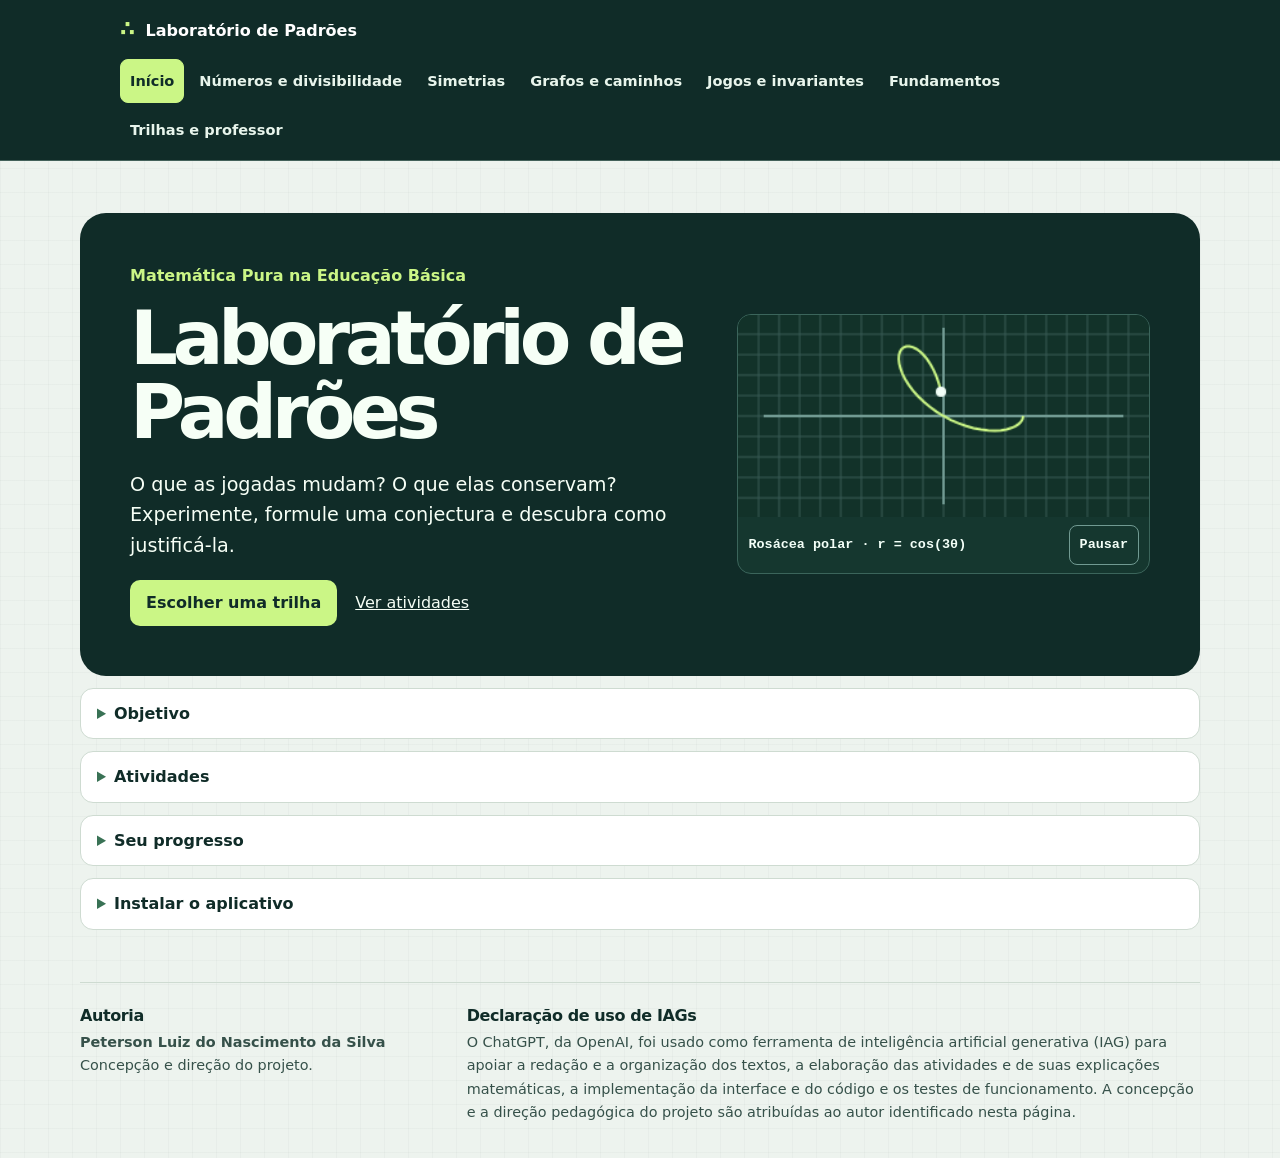
<file: index.html>
<!doctype html>
<html lang="pt-BR">
<head>
<meta charset="utf-8">
<meta name="viewport" content="width=device-width, initial-scale=1">
<meta name="description" content="Laboratório de Padrões, um aplicativo de Matemática Pura para a Educação Básica com jogos e investigações interativas.">
<title>Laboratório de Padrões · Início</title>
<meta name="theme-color" content="#102c28">
<link rel="manifest" href="manifest.webmanifest">
<link rel="icon" href="icone-192.png" type="image/png">
<link rel="apple-touch-icon" href="icone-192.png">
<script src="app.js" defer></script>
<script src="animacoes-dados.js" defer></script>
<script src="interface.js" defer></script>
<link rel="stylesheet" href="inicio.css">
<link rel="stylesheet" href="interface.css">
</head>
<body>
<a class="skip" href="#conteudo">Ir para o conteúdo</a>
<header class="site-header">
<div class="site-brand-row">
<a class="site-brand" href="index.html"><span aria-hidden="true">∴</span> Laboratório de Padrões</a>
<button type="button" id="abrir-menu" aria-controls="menu-lateral" aria-expanded="false">Menu</button>
</div>
<div class="site-tab-row">
<nav class="modules site-tabs" id="navegacao" aria-label="Seções do laboratório">
<a href="index.html" aria-current="page">Início</a>
<a href="explorar.html#numeros">Números e divisibilidade</a>
<a href="explorar.html#simetrias">Simetrias</a>
<a href="explorar.html#grafos">Grafos e caminhos</a>
<a href="jogos.html">Jogos e invariantes</a>
<a href="fundamentos.html">Fundamentos</a>
<a href="trilhas.html">Trilhas e professor</a>
</nav>
</div>
<dialog id="menu-lateral" aria-labelledby="menu-titulo">
<form method="dialog"><strong id="menu-titulo">Seções do laboratório</strong><button type="submit" autofocus>Fechar</button></form>
<div class="destino-menu"></div>
</dialog>
</header>
<main id="conteudo" class="wrap">
<section class="hero" aria-labelledby="titulo">
<div>
<p class="eyebrow">Matemática Pura na Educação Básica</p>
<h1 id="titulo">Laboratório de Padrões</h1>
<p class="lead">O que as jogadas mudam? O que elas conservam? Experimente, formule uma conjectura e descubra como justificá-la.</p>
<div class="home-actions"><a class="primary" href="trilhas.html">Escolher uma trilha</a><a href="#atividades">Ver atividades</a></div>
</div>
<figure class="math-figure" data-animation="inicio">
<canvas width="320" height="158" aria-hidden="true"></canvas>
<figcaption><span>Rosácea polar · r = cos(3θ)</span><button type="button" aria-label="Animar ou pausar: Rosácea polar · r = cos(3θ)">Animar</button></figcaption>
</figure>
</section>
<details id="objetivo" class="home-panel"><summary>Objetivo</summary>
<div class="home-panel-body"><p>Aproximar estudantes da Educação Básica de ideias da Matemática Pura por meio de jogos e investigações interativas. Em cada atividade, o estudante manipula objetos matemáticos, identifica padrões, formula conjecturas e constrói justificativas. O aplicativo foi pensado para os anos finais do Ensino Fundamental, com aprofundamentos que também podem ser explorados no Ensino Médio.</p></div>
</details>
<details id="atividades" class="home-panel"><summary>Atividades</summary>
<div class="home-panel-body"><div class="module-grid">
<a class="module" href="explorar.html#numeros"><strong>Números e divisibilidade</strong><span>Organize pontos em fileiras e investigue divisores e números primos.</span></a>
<a class="module" href="explorar.html#simetrias"><strong>Simetrias</strong><span>Gire e reflita figuras para descobrir quais transformações as preservam.</span></a>
<a class="module" href="explorar.html#grafos"><strong>Grafos e caminhos</strong><span>Percorra redes sem repetir arestas e investigue as Sete Pontes de Königsberg.</span></a>
<a class="module" href="jogos.html"><strong>Jogos e invariantes</strong><span>Explore tabuleiros de 3 × 3 a 9 × 9 e explique por que algumas posições são impossíveis.</span></a>
<a class="module" href="fundamentos.html"><strong>Fundamentos</strong><span>Investigue equações, permutações, restos, estratégias de jogo e coberturas com dominós.</span></a>
</div></div>
</details>
<details id="progresso" class="home-panel"><summary>Seu progresso</summary>
<div class="home-panel-body"><p>Use o <a href="trilhas.html#caderno">caderno</a> para acompanhar as atividades e baixar suas anotações. O laboratório guarda os registros neste navegador, sem cadastro e sem sincronização entre aparelhos.</p></div>
</details>
<details id="instalar" class="home-panel"><summary>Instalar o aplicativo</summary>
<div class="home-panel-body"><div>
<p>No Android, procure <strong>Instalar aplicativo</strong> ou <strong>Adicionar à tela inicial</strong> no menu do navegador. No iPhone, abra no Safari, toque em <strong>Compartilhar</strong> e escolha <strong>Adicionar à Tela de Início</strong>.</p>
<button id="install-app" class="primary" type="button" hidden>Instalar aplicativo</button>
<p id="offline-status" class="offline-status" role="status">Para usar as atividades sem internet, abra o laboratório primeiro com conexão.</p>
</div></div>
</details>
</main>
<footer id="creditos" class="site-footer wrap" aria-label="Créditos do projeto">
<div>
<h2>Autoria</h2>
<p><strong>Peterson Luiz do Nascimento da Silva</strong><br>Concepção e direção do projeto.</p>
</div>
<div>
<h2>Declaração de uso de IAGs</h2>
<p>O ChatGPT, da OpenAI, foi usado como ferramenta de inteligência artificial generativa (IAG) para apoiar a redação e a organização dos textos, a elaboração das atividades e de suas explicações matemáticas, a implementação da interface e do código e os testes de funcionamento. A concepção e a direção pedagógica do projeto são atribuídas ao autor identificado nesta página.</p>
</div>
</footer>
</body>
</html>
</file>
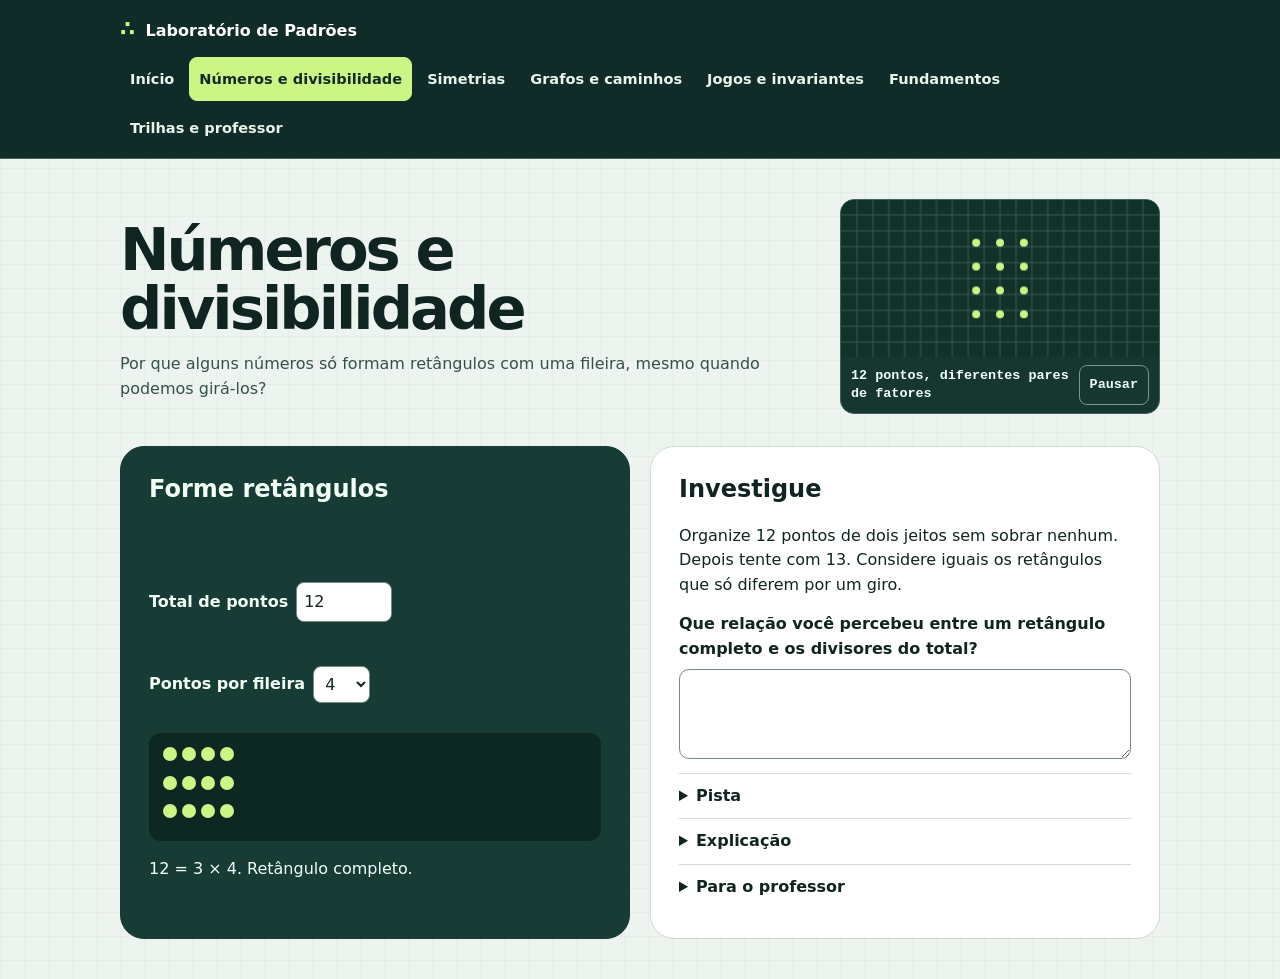
<file: explorar.html>
<!doctype html>
<html lang="pt-BR">
<meta charset="utf-8">
<meta name="viewport" content="width=device-width, initial-scale=1">
<title>Investigações · Laboratório de Padrões</title>
<meta name="theme-color" content="#102c28">
<link rel="manifest" href="manifest.webmanifest">
<link rel="icon" href="icone-192.png" type="image/png">
<link rel="apple-touch-icon" href="icone-192.png">
<script src="app.js" defer></script>
<script src="animacoes-dados.js" defer></script>
<script src="interface.js" defer></script>
<link rel="stylesheet" href="laboratorio.css">
<style>
:root{font:16px/1.55 system-ui,sans-serif;color:#102522;background:#edf3ee}*{box-sizing:border-box}body{margin:0}header{background:#102c28;color:#f5fff5}header div,main{max-width:1120px;margin:auto;padding:clamp(16px,4vw,40px)}header div{padding-block:18px;font-weight:750}header span{color:#bff277;margin-right:10px}h1{font-size:clamp(2rem,5vw,3.7rem);line-height:1;letter-spacing:-.05em;margin:8px 0 14px}h2{line-height:1.18;margin-top:0}p{margin:0 0 14px}.intro{color:#36514a;margin-bottom:24px}.layout{display:grid;grid-template-columns:minmax(0,1fr) minmax(0,1fr);gap:20px}.card{padding:clamp(16px,3vw,28px);border-radius:24px;background:white;border:1px solid #cedbd1}.play{background:#173c35;color:#f2fff5;border-color:#173c35}button{font:inherit;cursor:pointer;min-height:44px;border:1px solid #94aa9f;background:white;color:#10352d;border-radius:10px;padding:7px 12px;font-weight:700}button:disabled{opacity:.58;cursor:default}button:focus-visible,summary:focus-visible,textarea:focus-visible{outline:3px solid #cc680f;outline-offset:4px}.row{display:flex;flex-wrap:wrap;align-items:center;gap:8px}details{border-top:1px solid #cedbd1;padding:10px 0}summary{cursor:pointer;font-weight:750}details p{margin:10px 0}textarea{display:block;width:100%;min-height:90px;padding:10px;margin:7px 0 14px;font:inherit;border:1px solid #758b80;border-radius:10px;resize:vertical}label{font-weight:700}[hidden]{display:none!important}@media(max-width:720px){.layout{grid-template-columns:1fr}}
</style>
<link rel="stylesheet" href="interface.css">
<a class="skip" href="#conteudo">Ir para o conteúdo</a>
<header class="site-header">
<div class="site-brand-row">
<a class="site-brand" href="index.html"><span aria-hidden="true">∴</span> Laboratório de Padrões</a>
<button type="button" id="abrir-menu" aria-controls="menu-lateral" aria-expanded="false">Menu</button>
</div>
<div class="site-tab-row">
<nav class="modules site-tabs" id="navegacao" aria-label="Seções do laboratório">
<a href="index.html">Início</a>
<a href="#numeros">Números e divisibilidade</a>
<a href="#simetrias">Simetrias</a>
<a href="#grafos">Grafos e caminhos</a>
<a href="jogos.html">Jogos e invariantes</a>
<a href="fundamentos.html">Fundamentos</a>
<a href="trilhas.html">Trilhas e professor</a>
</nav>
</div>
<dialog id="menu-lateral" aria-labelledby="menu-titulo">
<form method="dialog"><strong id="menu-titulo">Seções do laboratório</strong><button type="submit" autofocus>Fechar</button></form>
<div class="destino-menu"></div>
</dialog>
</header>
<main id="conteudo">
<section id="numeros">
<div class="math-heading"><div><h1>Números e divisibilidade</h1>
<p class="intro">Por que alguns números só formam retângulos com uma fileira, mesmo quando podemos girá-los?</p></div><figure class="math-figure" data-animation="numeros">
<canvas width="320" height="158" aria-hidden="true"></canvas>
<figcaption><span>12 pontos, diferentes pares de fatores</span><button type="button" aria-label="Animar ou pausar: 12 pontos, diferentes pares de fatores">Animar</button></figcaption>
</figure></div>
<div class="layout">
<section class="card play experiment">
<h2>Forme retângulos</h2>
<div class="row"><label for="total">Total de pontos</label><input id="total" type="number" min="2" max="60" value="12"></div>
<div class="row"><label for="columns">Pontos por fileira</label><select id="columns"></select></div>
<div id="points" class="points" aria-hidden="true"></div>
<p id="division" class="status" role="status"></p>
</section>
<section class="card">
<h2>Investigue</h2>
<p>Organize 12 pontos de dois jeitos sem sobrar nenhum. Depois tente com 13. Considere iguais os retângulos que só diferem por um giro.</p>
<label for="note-numeros">Que relação você percebeu entre um retângulo completo e os divisores do total?</label>
<textarea id="note-numeros" data-note></textarea>
<details><summary>Pista</summary><p>Se há 12 pontos e cada fileira tem 5, cabem duas fileiras completas e sobram 2 pontos. O que acontece quando usamos 3 por fileira?</p></details>
<details><summary>Explicação</summary><p>Um retângulo completo com r fileiras e c pontos por fileira usa r × c pontos. Para formar um retângulo com mais de uma fileira e mais de uma coluna, ambos os fatores precisam ser maiores que 1. Um número primo só tem os divisores positivos 1 e ele próprio, por isso seus retângulos têm uma única fileira, possivelmente girada. Em 12, por exemplo, 3 × 4 funciona. Em 13, só 1 × 13 e 13 × 1 funcionam.</p></details>
<details><summary>Para o professor</summary><p>Peça que a turma classifique os números de 2 a 20 e explique por que basta procurar fatores até a raiz quadrada do número.</p></details>
</section>
</div>
</section>
<section id="simetrias" hidden>
<div class="math-heading"><div><h1>Simetrias</h1>
<p class="intro">Quais transformações fazem uma figura coincidir consigo mesma?</p></div><figure class="math-figure" data-animation="simetrias">
<canvas width="320" height="158" aria-hidden="true"></canvas>
<figcaption><span>Hexágono regular · giro de 60°</span><button type="button" aria-label="Animar ou pausar: Hexágono regular · giro de 60°">Animar</button></figcaption>
</figure></div>
<div class="layout">
<section class="card play experiment">
<h2>Transforme a figura</h2>
<div class="row"><label for="shape">Figura</label><select id="shape"><option value="square">Quadrado</option><option value="rectangle">Retângulo não quadrado</option><option value="triangle">Triângulo equilátero</option><option value="isosceles">Triângulo isósceles não equilátero</option><option value="pentagon">Pentágono regular</option><option value="hexagon">Hexágono regular</option><option value="octagon">Octógono regular</option><option value="star">Estrela de cinco pontas</option><option value="parallelogram">Paralelogramo oblíquo</option><option value="flag">Bandeira assimétrica</option></select></div>
<div class="comparison">
<figure><canvas id="original" width="240" height="240" role="img" aria-label="Figura original"></canvas><figcaption>Original</figcaption></figure>
<figure><canvas id="transformed" width="240" height="240" role="img" aria-label="Figura transformada"></canvas><figcaption>Transformada</figcaption></figure>
</div>
<div class="row"><label for="turn">Ângulo de giro</label><select id="turn"><option>30</option><option>36</option><option>45</option><option>60</option><option>72</option><option selected>90</option><option>120</option><option>180</option></select><button id="rotate">Girar 90°</button><button id="reflect">Refletir no eixo vertical</button><button id="reset-shape">Reiniciar</button></div>
<p id="symmetry" class="status" role="status"></p>
</section>
<section class="card">
<h2>Investigue</h2>
<p>Teste um giro de 90°, depois outro, sem reiniciar. Compare o quadrado e o retângulo. Reinicie e teste uma reflexão. A linha tracejada marca o eixo vertical.</p>
<label for="note-simetrias">Por que duas figuras podem ter algumas simetrias em comum e outras diferentes?</label>
<textarea id="note-simetrias" data-note></textarea>
<details><summary>Pista</summary><p>Depois de um quarto de volta, observe o que aconteceu com o lado mais comprido do retângulo. Depois de meia volta, compare novamente.</p></details>
<details><summary>Explicação</summary><p>O quadrado coincide consigo mesmo nos giros de 0°, 90°, 180° e 270°. O retângulo não quadrado coincide nos giros de 0° e 180°. Ambos coincidem após uma reflexão vertical a partir da posição inicial. Nos polígonos regulares de n lados, o menor giro positivo que preserva a figura é 360° ÷ n. Teste 120°, 72°, 60° e 45° no triângulo equilátero, pentágono, hexágono e octógono. A estrela de cinco pontas também se repete a cada 72°. Compare com o paralelogramo oblíquo, que retorna após 180°, e procure eixos no triângulo isósceles.</p></details>
<details><summary>Para o professor</summary><p>Desafie a turma a produzir uma reflexão horizontal combinando o giro de 180° e a reflexão vertical. Peça uma justificativa usando a posição de um ponto da figura.</p></details>
</section>
</div>
</section>
<section id="grafos" hidden>
<div class="math-heading"><div><h1>Grafos e caminhos</h1>
<p class="intro">O que a quantidade de ligações em cada vértice revela sobre a possibilidade de percorrer todas as arestas uma só vez?</p></div><figure class="math-figure" data-animation="grafos">
<canvas width="320" height="158" aria-hidden="true"></canvas>
<figcaption><span>Circuito euleriano · cada aresta uma vez</span><button type="button" aria-label="Animar ou pausar: Circuito euleriano · cada aresta uma vez">Animar</button></figcaption>
</figure></div>
<div class="layout">
<section class="card play experiment">
<h2>Percorra a rede</h2>
<div class="row"><label for="network">Rede</label><select id="network"><option value="0">Circuito de quatro vértices</option><option value="1">Circuito com uma diagonal</option><option value="2">Circuito com duas diagonais</option><option value="3">Rede com cinco vértices</option><option value="4">Dois circuitos unidos</option><option value="5">Sete Pontes de Königsberg</option></select></div>
<canvas id="graph" width="480" height="300" role="img" aria-label="Rede de vértices e arestas"></canvas>
<p class="status" id="edges"></p>
<div class="row" id="vertices" aria-label="Vértices"></div>
<div class="row" id="bridges" aria-label="Pontes disponíveis"></div>
<div class="row"><button id="undo">Desfazer</button><button id="reset-graph">Reiniciar percurso</button></div>
<p id="route" class="status" role="status"></p>
<p id="degrees" class="status"></p>
</section>
<section class="card">
<h2>Investigue</h2>
<p>Escolha um vértice inicial e avance para um vizinho por uma aresta que ainda não foi usada. Na rede com uma diagonal, compare começar em A e começar em B. Depois, tente a rede com duas diagonais. O grau de um vértice é a quantidade de arestas ligadas a ele.</p>
<label for="note-grafos">Como o grau ajuda a escolher onde começar? Quando o percurso pode terminar no ponto de partida?</label>
<textarea id="note-grafos" data-note></textarea>
<details><summary>Pista</summary><p>Em um vértice intermediário, cada chegada precisa ser acompanhada de uma saída. Em quais vértices uma chegada ou saída pode ficar sem par?</p></details>
<details><summary>Explicação</summary><p>Em uma rede conexa como as desta atividade, um percurso que usa cada aresta exatamente uma vez existe quando há zero ou dois vértices de grau ímpar. Com zero, o percurso pode começar e terminar no mesmo vértice. Com dois, eles precisam ser o início e o fim. Com quatro, o percurso é impossível, pois cada vértice de grau ímpar precisaria ser uma extremidade.</p></details>
<details id="historico-pontes"><summary>As Sete Pontes e a origem da teoria dos grafos</summary>
<p>Em Königsberg, hoje Kaliningrado, sete pontes ligavam quatro porções de terra separadas pelo rio Pregel. A pergunta era se alguém podia atravessar cada ponte exatamente uma vez, com liberdade para escolher onde começar e terminar.</p>
<p>Na década de 1730, Leonhard Euler resolveu o problema analisando só quais regiões cada ponte unia. Na linguagem de hoje, as regiões são vértices e as pontes são arestas. Duas pontes entre as mesmas regiões continuam sendo duas arestas distintas. Essa abstração é um marco da origem da teoria dos grafos.</p>
<p>Um vértice intermediário precisa emparelhar cada chegada com uma saída. Apenas o início e o fim podem ter grau ímpar. Em Königsberg, os graus são 5, 3, 3 e 3. Com quatro vértices ímpares, o passeio é impossível, mesmo podendo terminar em outro lugar.</p>
<p>Fonte histórica e esquema das pontes: <a href="https://www.cs.princeton.edu/courses/archive/spring18/cos226/lectures/41UndirectedGraphs.pdf">Princeton University, Undirected Graphs</a>.</p>
</details>
<details><summary>Aprofundamento · por que a condição é suficiente?</summary><p>Se todos os graus são pares, comece a caminhar por arestas novas. Ao chegar a um vértice diferente do inicial, a chegada deixa pelo menos uma saída disponível, por causa da paridade. Assim, o primeiro percurso que não pode prosseguir fecha no início. Se sobraram arestas, a conexidade garante um vértice desse circuito ligado a uma aresta ainda não usada. A partir dele, construa outro circuito com as sobras e encaixe-o no anterior. Repita até usar todas as arestas. Se há exatamente dois vértices ímpares, acrescente temporariamente uma aresta entre eles, mesmo que já exista uma ligação. Construa um circuito e remova a aresta extra para abrir o percurso entre os dois vértices.</p></details>
<details><summary>Para o professor</summary><p>Peça à turma que compare o efeito de acrescentar a primeira e a segunda diagonal. Em cada caso, localizem os dois vértices cujo grau mudou e expliquem por que a paridade deles foi invertida.</p></details>
</section>
</div>
</section>
</main>
<script src="explorar.js"></script>
</html>
</file>
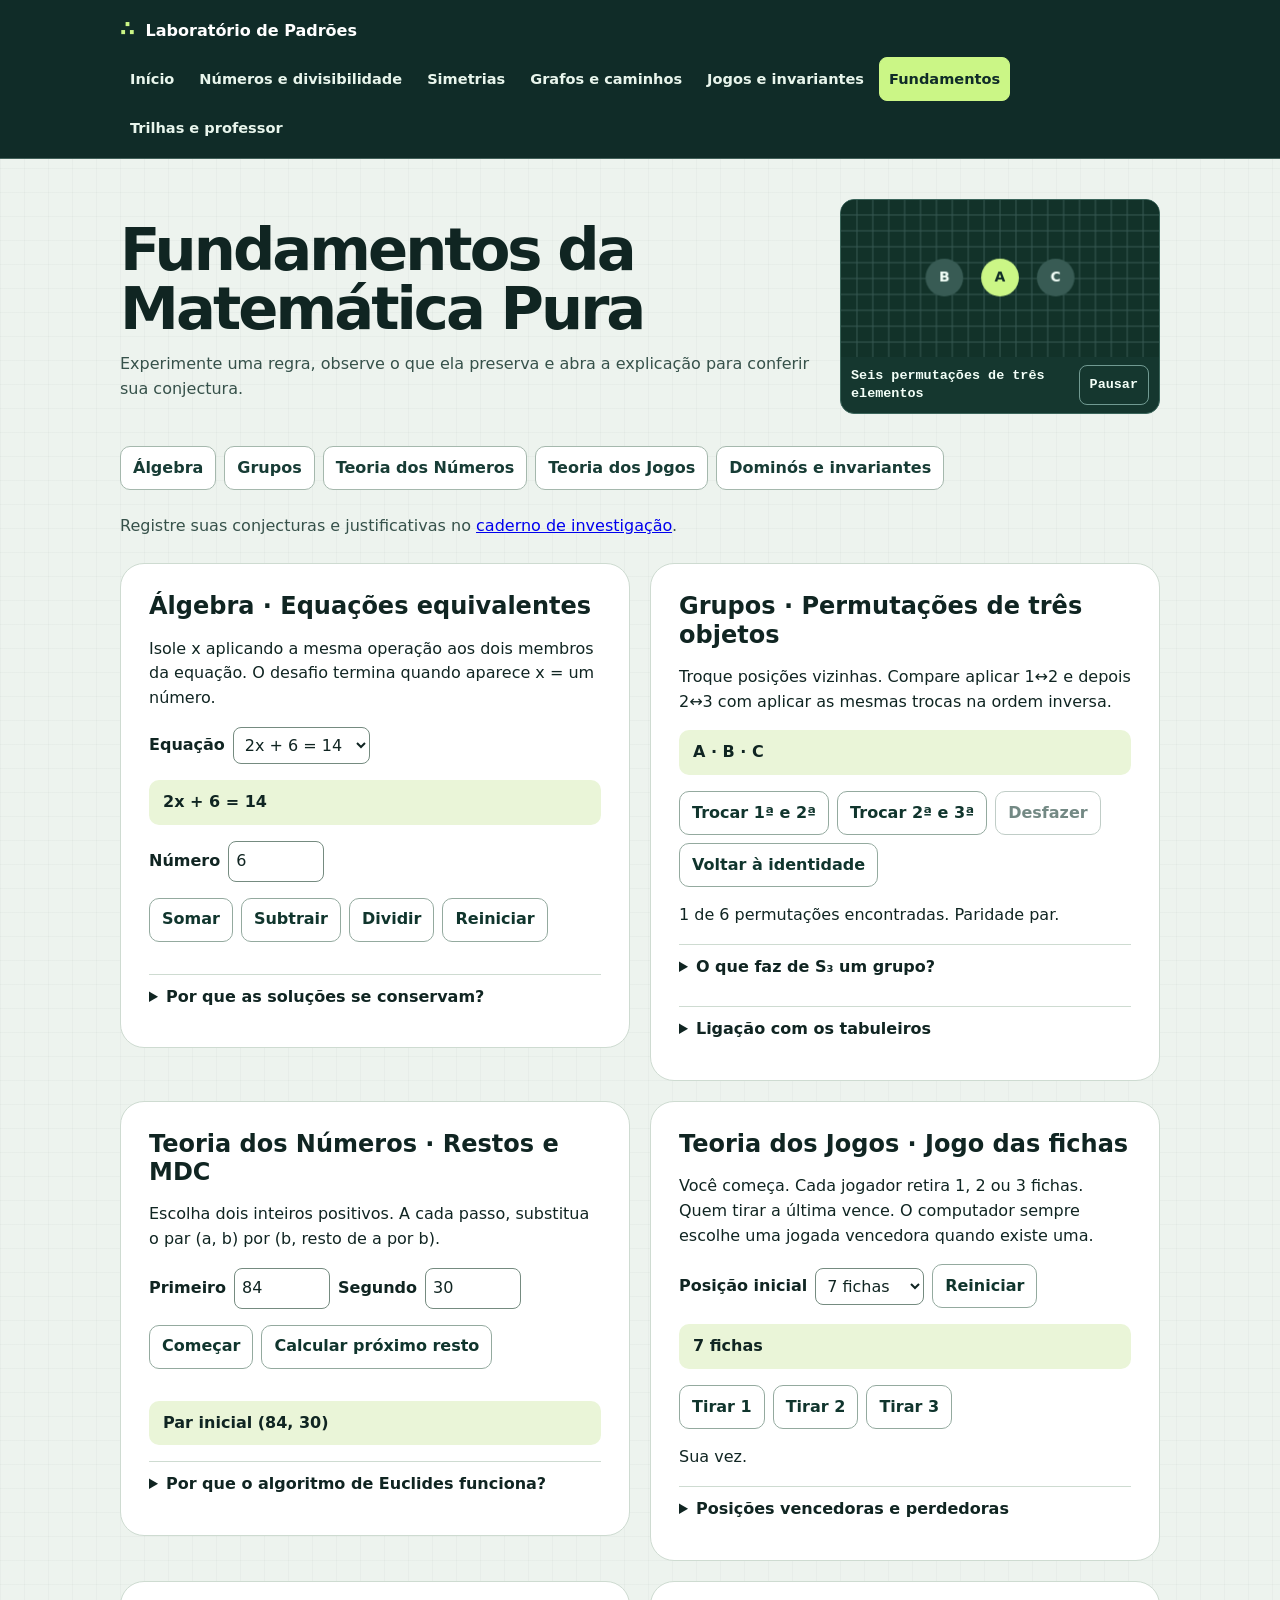
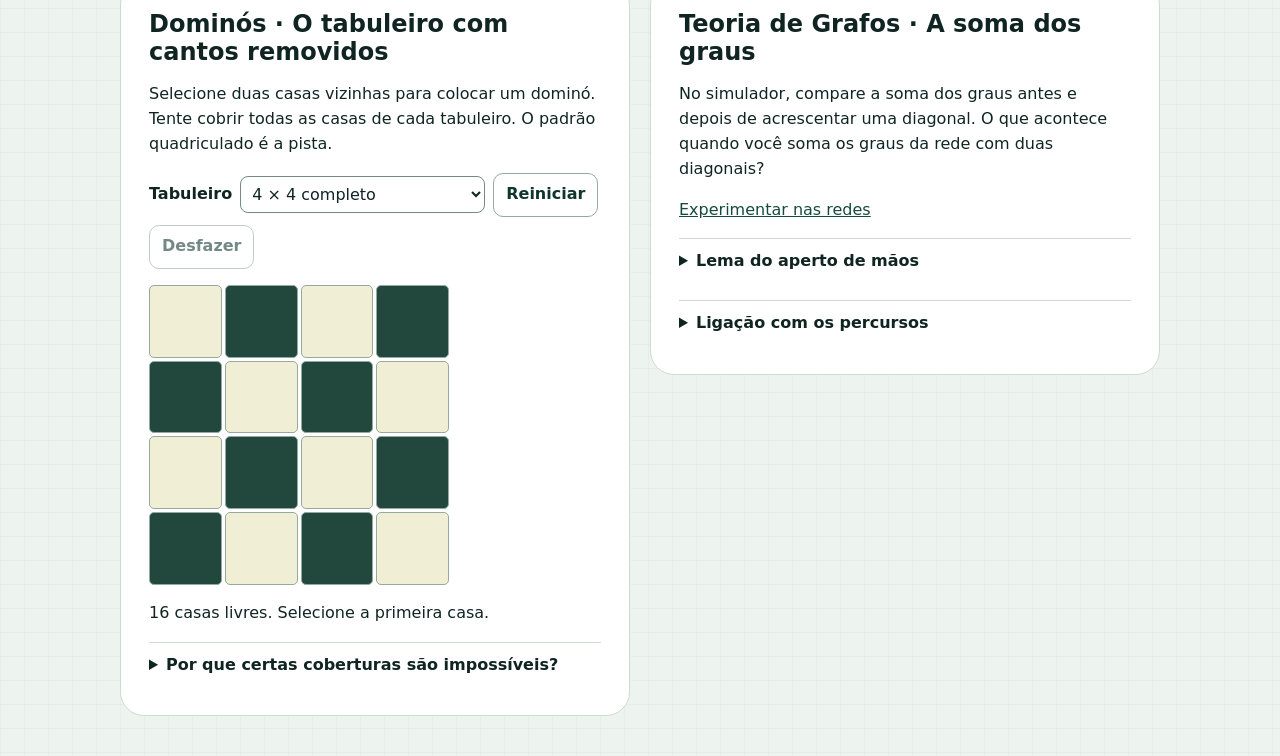
<file: fundamentos.html>
<!doctype html>
<html lang="pt-BR">
<meta charset="utf-8">
<meta name="viewport" content="width=device-width, initial-scale=1">
<title>Fundamentos · Laboratório de Padrões</title>
<meta name="theme-color" content="#102c28">
<link rel="manifest" href="manifest.webmanifest">
<link rel="icon" href="icone-192.png" type="image/png">
<link rel="apple-touch-icon" href="icone-192.png">
<script src="app.js" defer></script>
<script src="animacoes-dados.js" defer></script>
<script src="interface.js" defer></script>
<link rel="stylesheet" href="laboratorio.css">
<style>
:root{font:16px/1.55 system-ui,sans-serif;color:#102522;background:#edf3ee}*{box-sizing:border-box}body{margin:0}header{background:#102c28;color:#f5fff5}header div,main{max-width:1120px;margin:auto;padding:clamp(16px,4vw,40px)}header div{padding-block:18px;font-weight:750}header span{color:#bff277;margin-right:10px}h1{font-size:clamp(2rem,5vw,3.7rem);line-height:1;letter-spacing:-.05em;margin:8px 0 14px}h2{line-height:1.18;margin-top:0}p{margin:0 0 14px}.intro{color:#36514a;margin-bottom:24px}.layout{display:grid;grid-template-columns:minmax(0,1fr) minmax(0,1fr);gap:20px}.card{padding:clamp(16px,3vw,28px);border-radius:24px;background:white;border:1px solid #cedbd1}.play{background:#173c35;color:#f2fff5;border-color:#173c35}button{font:inherit;cursor:pointer;min-height:44px;border:1px solid #94aa9f;background:white;color:#10352d;border-radius:10px;padding:7px 12px;font-weight:700}button:disabled{opacity:.58;cursor:default}button:focus-visible,summary:focus-visible,textarea:focus-visible{outline:3px solid #cc680f;outline-offset:4px}.row{display:flex;flex-wrap:wrap;align-items:center;gap:8px}details{border-top:1px solid #cedbd1;padding:10px 0}summary{cursor:pointer;font-weight:750}details p{margin:10px 0}textarea{display:block;width:100%;min-height:90px;padding:10px;margin:7px 0 14px;font:inherit;border:1px solid #758b80;border-radius:10px;resize:vertical}label{font-weight:700}[hidden]{display:none!important}@media(max-width:720px){.layout{grid-template-columns:1fr}}
</style>
<link rel="stylesheet" href="interface.css">
<a class="skip" href="#conteudo">Ir para o conteúdo</a>
<header class="site-header">
<div class="site-brand-row">
<a class="site-brand" href="index.html"><span aria-hidden="true">∴</span> Laboratório de Padrões</a>
<button type="button" id="abrir-menu" aria-controls="menu-lateral" aria-expanded="false">Menu</button>
</div>
<div class="site-tab-row">
<nav class="modules site-tabs" id="navegacao" aria-label="Seções do laboratório">
<a href="index.html">Início</a>
<a href="explorar.html#numeros">Números e divisibilidade</a>
<a href="explorar.html#simetrias">Simetrias</a>
<a href="explorar.html#grafos">Grafos e caminhos</a>
<a href="jogos.html">Jogos e invariantes</a>
<a href="fundamentos.html" aria-current="page">Fundamentos</a>
<a href="trilhas.html">Trilhas e professor</a>
</nav>
</div>
<dialog id="menu-lateral" aria-labelledby="menu-titulo">
<form method="dialog"><strong id="menu-titulo">Seções do laboratório</strong><button type="submit" autofocus>Fechar</button></form>
<div class="destino-menu"></div>
</dialog>
</header>
<main id="conteudo">
<div class="math-heading"><div><h1>Fundamentos da Matemática Pura</h1>
<p class="intro">Experimente uma regra, observe o que ela preserva e abra a explicação para conferir sua conjectura.</p></div><figure class="math-figure" data-animation="fundamentos">
<canvas width="320" height="158" aria-hidden="true"></canvas>
<figcaption><span>Seis permutações de três elementos</span><button type="button" aria-label="Animar ou pausar: Seis permutações de três elementos">Animar</button></figcaption>
</figure></div>
<nav class="modules" aria-label="Atividades de fundamentos">
<a href="#algebra">Álgebra</a><a href="#grupos">Grupos</a><a href="#numeros">Teoria dos Números</a><a href="#jogos">Teoria dos Jogos</a><a href="#dominos">Dominós e invariantes</a>
</nav>
<p class="intro">Registre suas conjecturas e justificativas no <a href="trilhas.html#caderno">caderno de investigação</a>.</p>
<div class="lab-grid">
<section class="card experiment" id="algebra">
<h2>Álgebra · Equações equivalentes</h2>
<p>Isole x aplicando a mesma operação aos dois membros da equação. O desafio termina quando aparece x = um número.</p>
<div class="row"><label for="equation">Equação</label><select id="equation"><option value="0">2x + 6 = 14</option><option value="1">3x − 9 = 12</option><option value="2">4x + 8 = −4</option></select></div>
<output class="display" id="balance" aria-live="polite"></output>
<div class="row"><label for="operand">Número</label><input id="operand" type="number" min="-12" max="12" value="6"></div>
<div class="row"><button data-op="add">Somar</button><button data-op="subtract">Subtrair</button><button data-op="divide">Dividir</button><button id="reset-equation">Reiniciar</button></div>
<p class="status" id="equation-status" role="status"></p>
<details><summary>Por que as soluções se conservam?</summary><p>Somar ou subtrair o mesmo número nos dois membros preserva a igualdade nos dois sentidos: basta aplicar a operação inversa. Dividir pelo mesmo número não nulo também é reversível, por multiplicação. Neste jogo, só entram divisões que mantêm os coeficientes inteiros. Por exemplo, em 2x + 6 = 14, subtraia 6 e depois divida por 2 para obter x = 4.</p></details>
</section>
<section class="card experiment" id="grupos">
<h2>Grupos · Permutações de três objetos</h2>
<p>Troque posições vizinhas. Compare aplicar 1↔2 e depois 2↔3 com aplicar as mesmas trocas na ordem inversa.</p>
<output class="display" id="permutation" aria-live="polite"></output>
<div class="row"><button id="swap12">Trocar 1ª e 2ª</button><button id="swap23">Trocar 2ª e 3ª</button><button id="undo-swap">Desfazer</button><button id="reset-permutation">Voltar à identidade</button></div>
<p class="status" id="group-status" role="status"></p>
<details><summary>O que faz de S₃ um grupo?</summary><p>As seis permutações de três posições, com a composição, formam S₃. A composição de duas permutações é uma permutação. Compor é associativo. A identidade mantém as posições e toda permutação possui inversa, obtida desfazendo suas trocas em ordem reversa. As duas trocas disponíveis geram as seis permutações. A partir de ABC, a primeira ordem produz BCA e a segunda produz CAB. Portanto a composição não é comutativa.</p></details>
<details><summary>Ligação com os tabuleiros</summary><p>Uma troca de vizinhos alterna a paridade das inversões. No tabuleiro, as trocas são restritas à peça vizinha do vazio. Essas restrições permitem usar a paridade para demonstrar impossibilidades.</p></details>
</section>
<section class="card experiment" id="numeros">
<h2>Teoria dos Números · Restos e MDC</h2>
<p>Escolha dois inteiros positivos. A cada passo, substitua o par (a, b) por (b, resto de a por b).</p>
<div class="row"><label for="euclid-a">Primeiro</label><input id="euclid-a" type="number" min="1" max="9999" value="84"><label for="euclid-b">Segundo</label><input id="euclid-b" type="number" min="1" max="9999" value="30"></div>
<div class="row"><button id="start-euclid">Começar</button><button id="step-euclid">Calcular próximo resto</button></div>
<ol id="divisions"></ol>
<p class="display" id="euclid-status" role="status"></p>
<details><summary>Por que o algoritmo de Euclides funciona?</summary><p>Se a = qb + r, qualquer divisor comum de a e b divide r = a − qb. Qualquer divisor comum de b e r também divide a = qb + r. Os pares têm os mesmos divisores comuns. Como os restos diminuem enquanto são positivos, o algoritmo termina em zero. O último divisor positivo é o MDC. A igualdade a ≡ r (mod b) indica que b divide a − r.</p></details>
</section>
<section class="card experiment" id="jogos">
<h2>Teoria dos Jogos · Jogo das fichas</h2>
<p>Você começa. Cada jogador retira 1, 2 ou 3 fichas. Quem tirar a última vence. O computador sempre escolhe uma jogada vencedora quando existe uma.</p>
<div class="row"><label for="pile">Posição inicial</label><select id="pile"><option value="7">7 fichas</option><option value="12">12 fichas</option><option value="17">17 fichas</option><option value="24">24 fichas</option></select><button id="reset-pile">Reiniciar</button></div>
<output class="display" id="remaining" aria-live="polite"></output>
<div class="row"><button data-take="1">Tirar 1</button><button data-take="2">Tirar 2</button><button data-take="3">Tirar 3</button></div>
<p class="status" role="status" id="pile-status"></p>
<details><summary>Posições vencedoras e perdedoras</summary><p>Quem recebe 0 fichas já perdeu. De um múltiplo positivo de 4, qualquer retirada permitida deixa um número que não é múltiplo de 4. De qualquer outro número, retirar o resto da divisão por 4 deixa um múltiplo. Assim, se você entregar um múltiplo de 4, pode responder à retirada k do adversário com 4 − k, até retirar a última ficha. Com 12 ou 24 fichas, a vitória inicial é impossível contra um adversário perfeito. Ela ainda pode ocorrer se o adversário errar.</p></details>
</section>
<section class="card experiment" id="dominos">
<h2>Dominós · O tabuleiro com cantos removidos</h2>
<p>Selecione duas casas vizinhas para colocar um dominó. Tente cobrir todas as casas de cada tabuleiro. O padrão quadriculado é a pista.</p>
<div class="row"><label for="domino-case">Tabuleiro</label><select id="domino-case"><option value="full">4 × 4 completo</option><option value="cut">4 × 4 sem cantos opostos</option><option value="large">6 × 6 sem cantos opostos</option></select><button id="reset-domino">Reiniciar</button><button id="undo-domino">Desfazer</button></div>
<div id="domino-board" role="group" aria-label="Tabuleiro de dominós"></div>
<p class="status" id="domino-status" role="status"></p>
<details><summary>Por que certas coberturas são impossíveis?</summary><p>Cada dominó cobre exatamente uma casa clara e uma escura, pois casas vizinhas têm cores opostas. Em um tabuleiro quadrado de lado par, dois cantos diagonalmente opostos têm a mesma cor. Retirá-los deixa duas casas a menos daquela cor. Assim, nenhuma cobertura por dominós pode completar esses tabuleiros. No tabuleiro completo, uma cobertura possível é emparelhar casas consecutivas em cada linha.</p></details>
</section>
<section class="card experiment" id="grafostext">
<h2>Teoria de Grafos · A soma dos graus</h2>
<p>No simulador, compare a soma dos graus antes e depois de acrescentar uma diagonal. O que acontece quando você soma os graus da rede com duas diagonais?</p>
<p><a href="explorar.html#grafos">Experimentar nas redes</a></p>
<details><summary>Lema do aperto de mãos</summary><p>Cada aresta contribui uma unidade para o grau de cada extremidade. Portanto a soma dos graus é duas vezes a quantidade de arestas. Como a soma é par, a quantidade de vértices de grau ímpar também é par. Na rede com duas diagonais, os quatro graus valem 3 e a soma 12 corresponde a seis arestas.</p></details>
<details><summary>Ligação com os percursos</summary><p>Em um percurso que usa cada aresta uma vez, as chegadas e saídas se emparelham nos vértices intermediários. Apenas as duas extremidades de um percurso aberto podem ter grau ímpar. A rede com quatro vértices ímpares não admite esse percurso.</p></details>
</section>
</div>
</main>
<script src="fundamentos.js"></script>
</html>
</file>
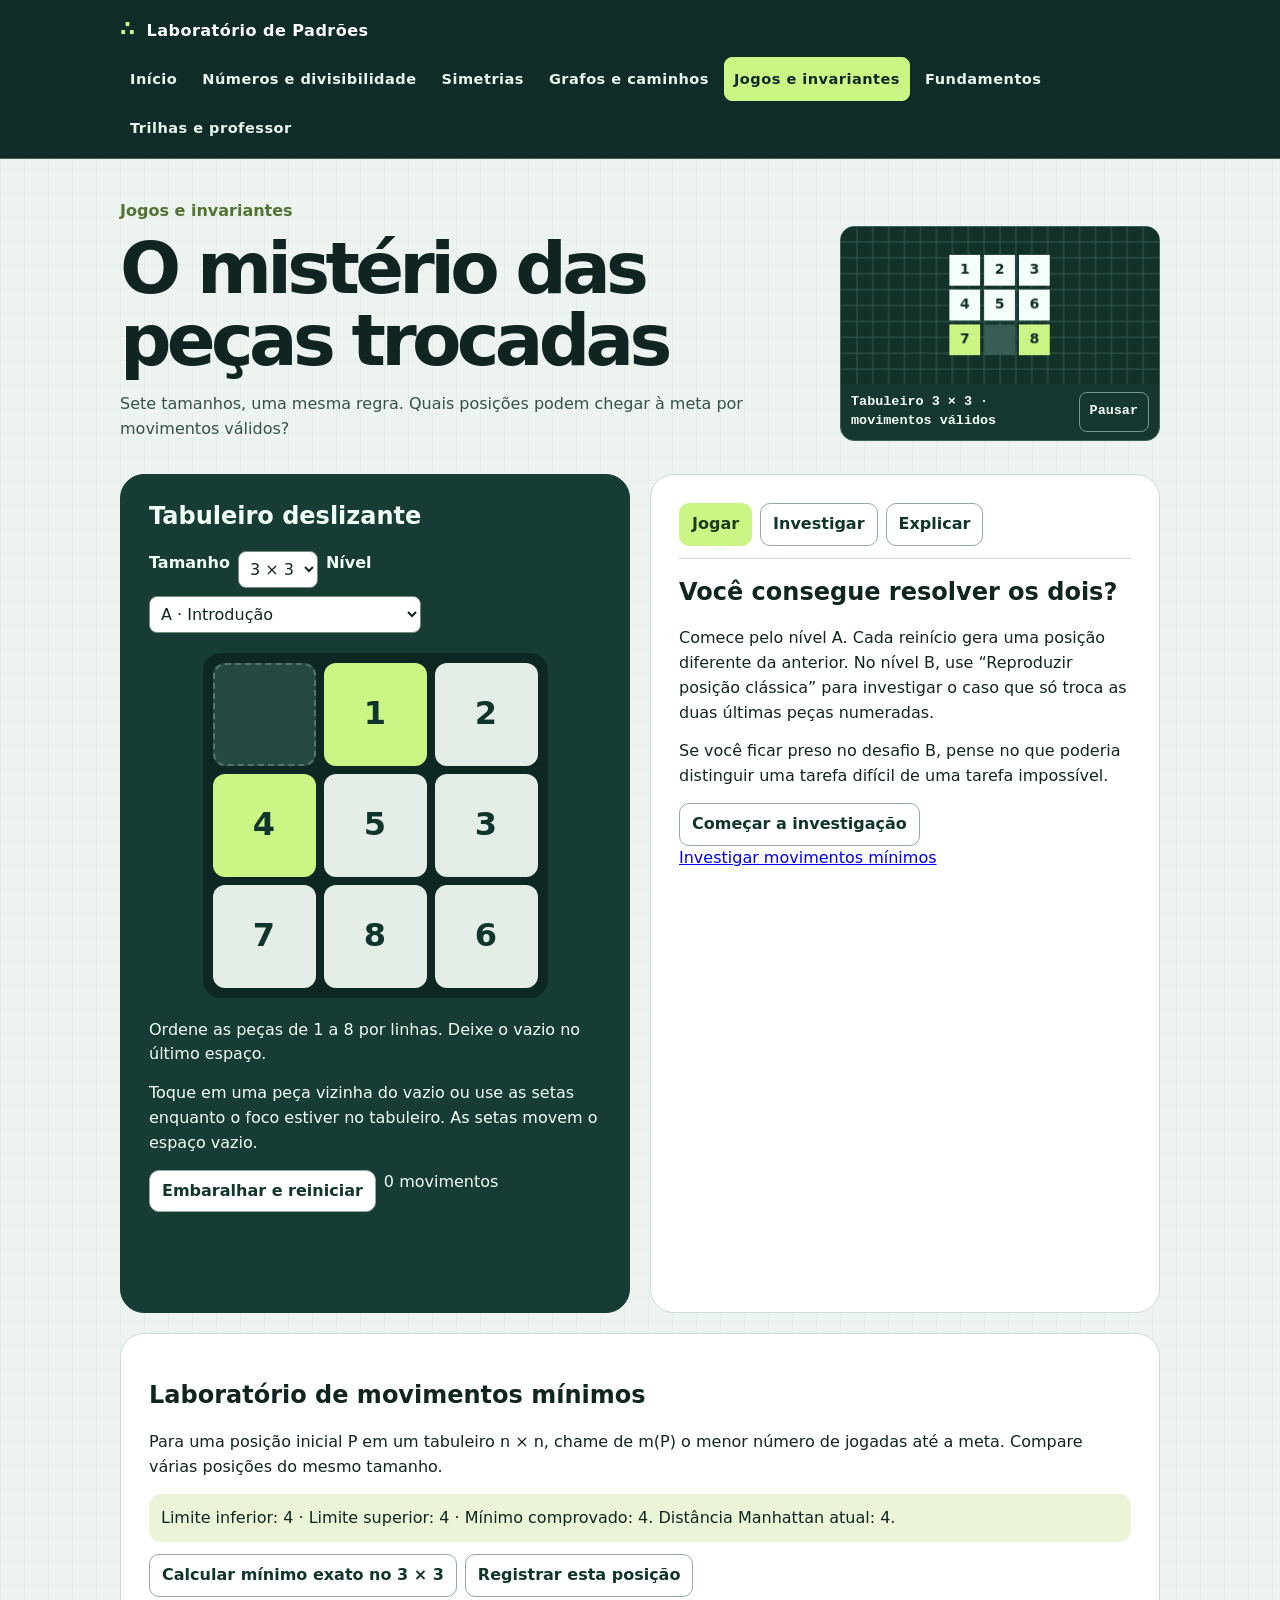
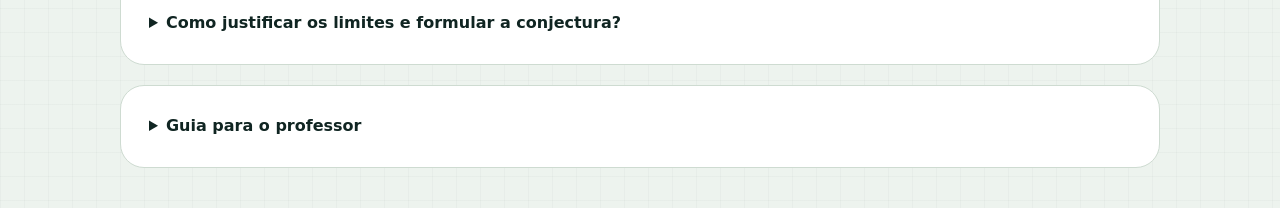
<file: jogos.html>
<!doctype html>
<html lang="pt-BR">
<meta charset="utf-8">
<meta name="viewport" content="width=device-width, initial-scale=1">
<title>Laboratório de Padrões</title>
<meta name="theme-color" content="#102c28">
<link rel="manifest" href="manifest.webmanifest">
<link rel="icon" href="icone-192.png" type="image/png">
<link rel="apple-touch-icon" href="icone-192.png">
<script src="app.js" defer></script>
<script src="animacoes-dados.js" defer></script>
<script src="interface.js" defer></script>
<style>
:root{font:16px/1.55 system-ui,sans-serif;color:#102522;background:#edf3ee}*{box-sizing:border-box}body{margin:0}header{background:#102c28;color:#f5fff5}header div,main{max-width:1120px;margin:auto;padding:clamp(16px,4vw,40px)}header div{padding-block:18px;font-weight:750;letter-spacing:.03em}header span{color:#bff277;margin-right:10px}h1{font-size:clamp(2.3rem,6vw,4.5rem);line-height:1;letter-spacing:-.065em;margin:8px 0 16px;max-width:14ch}h2,h3{line-height:1.16}p{margin:0 0 14px}.intro{margin-bottom:26px;color:#36514a}.layout{display:grid;grid-template-columns:minmax(0,1fr) minmax(0,1fr);gap:20px}.card{padding:clamp(16px,3vw,28px);border-radius:24px;background:white;border:1px solid #cedbd1}.play{background:#173c35;color:#f2fff5;border-color:#173c35}.play h2{margin-top:0}button,textarea{font:inherit}button{cursor:pointer;border:1px solid #94aa9f;background:white;color:#10352d;border-radius:10px;padding:8px 12px;font-weight:700}button[aria-pressed=true]{background:#cbf686;border-color:#cbf686;color:#203a1f}button:focus-visible,summary:focus-visible,textarea:focus-visible{outline:3px solid #cc680f;outline-offset:4px}.row{display:flex;flex-wrap:wrap;gap:8px}.board{display:grid;grid-template-columns:repeat(3,1fr);gap:8px;padding:10px;background:#0d2723;border-radius:18px;max-width:345px;margin:20px auto}.tile{aspect-ratio:1;padding:0;border:0;background:#e4eee7;font-size:clamp(1.6rem,4vw,2.6rem);border-radius:12px}.tile.movable{background:#cbf686}.tile.empty{background:#254940;border:2px dashed #58746b;color:transparent}.status{min-height:3em;margin-top:10px}.chip{font-weight:750;color:#527334;margin:0}.metrics{background:#eaf5d8;padding:12px;border-radius:12px;margin:12px 0;overflow-wrap:anywhere}nav{border-bottom:1px solid #cedbd1;padding-bottom:12px}details{border-top:1px solid #cedbd1;padding:10px 0}summary{cursor:pointer;font-weight:750}details p{margin-top:10px}textarea{width:100%;min-height:110px;padding:10px;border-radius:10px;border:1px solid #758b80;resize:vertical}label{display:block;font-weight:700;margin-bottom:6px}.teacher{margin-top:20px}.teacher details{border:0;padding:0}.teacher li{margin-bottom:8px}[hidden]{display:none!important}@media(max-width:720px){.layout{grid-template-columns:1fr}}
</style>
<link rel="stylesheet" href="laboratorio.css">
<link rel="stylesheet" href="interface.css">
<a class="skip" href="#conteudo">Ir para o conteúdo</a>
<header class="site-header">
<div class="site-brand-row">
<a class="site-brand" href="index.html"><span aria-hidden="true">∴</span> Laboratório de Padrões</a>
<button type="button" id="abrir-menu" aria-controls="menu-lateral" aria-expanded="false">Menu</button>
</div>
<div class="site-tab-row">
<nav class="modules site-tabs" id="navegacao" aria-label="Seções do laboratório">
<a href="index.html">Início</a>
<a href="explorar.html#numeros">Números e divisibilidade</a>
<a href="explorar.html#simetrias">Simetrias</a>
<a href="explorar.html#grafos">Grafos e caminhos</a>
<a href="jogos.html" aria-current="page">Jogos e invariantes</a>
<a href="fundamentos.html">Fundamentos</a>
<a href="trilhas.html">Trilhas e professor</a>
</nav>
</div>
<dialog id="menu-lateral" aria-labelledby="menu-titulo">
<form method="dialog"><strong id="menu-titulo">Seções do laboratório</strong><button type="submit" autofocus>Fechar</button></form>
<div class="destino-menu"></div>
</dialog>
</header>
<main id="conteudo">
<p class="chip">Jogos e invariantes</p>
<div class="math-heading"><div><h1>O mistério das peças trocadas</h1>
<p class="intro">Sete tamanhos, uma mesma regra. Quais posições podem chegar à meta por movimentos válidos?</p></div><figure class="math-figure" data-animation="jogos">
<canvas width="320" height="158" aria-hidden="true"></canvas>
<figcaption><span>Tabuleiro 3 × 3 · movimentos válidos</span><button type="button" aria-label="Animar ou pausar: Tabuleiro 3 × 3 · movimentos válidos">Animar</button></figcaption>
</figure></div>
<div class="layout">
<section class="card play" aria-labelledby="board-title">
<h2 id="board-title">Tabuleiro deslizante</h2>
<div class="row">
<label for="size">Tamanho</label><select id="size"><option value="3">3 × 3</option><option value="4">4 × 4</option><option value="5">5 × 5</option><option value="6">6 × 6</option><option value="7">7 × 7</option><option value="8">8 × 8</option><option value="9">9 × 9</option></select>
<label for="level">Nível</label><select id="level"><option value="a">A · Introdução</option><option value="medium">Intermediário</option><option value="hard">Avançado</option><option value="b">B · Investigar impossibilidade</option></select>
</div>
<div class="board" id="board" role="group"></div>
<p id="goal-text"></p>
<p>Toque em uma peça vizinha do vazio ou use as setas enquanto o foco estiver no tabuleiro. As setas movem o espaço vazio.</p>
<div class="row"><button id="reset">Embaralhar e reiniciar</button><button id="classic" hidden>Reproduzir posição clássica</button><span id="moves"></span></div>
<p class="status" id="status" role="status"></p>
</section>
<section class="card" aria-label="Roteiro da investigação">
<nav class="row" aria-label="Etapas"><button data-stage="jogar" aria-pressed="true">Jogar</button><button data-stage="investigar" aria-pressed="false">Investigar</button><button data-stage="explicar" aria-pressed="false">Explicar</button></nav>
<div id="jogar">
<h2>Você consegue resolver os dois?</h2>
<p>Comece pelo nível A. Cada reinício gera uma posição diferente da anterior. No nível B, use “Reproduzir posição clássica” para investigar o caso que só troca as duas últimas peças numeradas.</p>
<p>Se você ficar preso no desafio B, pense no que poderia distinguir uma tarefa difícil de uma tarefa impossível.</p>
<button data-next="investigar">Começar a investigação</button>
<p><a href="#minimos">Investigar movimentos mínimos</a></p>
</div>
<div id="investigar" hidden>
<h2>O que muda a cada movimento?</h2>
<p>Leia as peças linha por linha, ignorando o vazio. Uma <strong>inversão</strong> é um par em que o número maior aparece antes do menor. Na sequência 1, 3, 2, por exemplo, há uma inversão: (3, 2).</p>
<button id="reveal" aria-expanded="false" aria-controls="metrics">Mostrar inversões</button>
<div id="metrics" class="metrics" hidden><div id="counts"></div><div id="invariant"></div><div id="pairs"></div></div>
<p>Faça um movimento horizontal e depois um vertical. Compare as contagens e procure algo que permanece.</p>
<details><summary>Pista sobre o movimento horizontal</summary><p>Escreva a sequência antes e depois. Ignorando o vazio, algum par de peças numéricas mudou de ordem?</p></details>
<details><summary>Pista sobre o movimento vertical</summary><p>Na ordem de leitura, quantas peças numeradas a peça movida atravessa? Compare n − 1 em tabuleiros de largura par e ímpar.</p></details>
<button data-next="explicar">Registrar minha explicação</button>
</div>
<div id="explicar" hidden>
<h2>Escreva sua justificativa</h2>
<label for="notes">Registre sua conjectura para este tamanho e justifique-a com os limites, exemplos ou o invariante.</label>
<textarea id="notes" placeholder="Minha conjectura é que…"></textarea>
<p id="saved" role="status">O registro fica neste navegador quando o armazenamento local está disponível.</p>
<details><summary>Abrir a demonstração comentada</summary>
<p>Em qualquer tamanho, um movimento horizontal mantém a ordem dos números. Num movimento vertical em um tabuleiro de largura n, a peça cruza n − 1 peças na leitura. Cada cruzamento altera a contagem de inversões em +1 ou −1.</p>
<p><strong>Largura ímpar.</strong> Uma jogada vertical cruza n − 1 peças, um número par. Logo, a paridade das inversões se conserva.</p>
<p><strong>Largura par.</strong> A peça cruza um número ímpar de outras peças numa jogada vertical. A paridade das inversões muda e a do número da linha do vazio, contado de baixo para cima a partir de 1, também muda. Portanto a paridade da soma se conserva. Um movimento horizontal mantém os dois termos.</p>
<p id="impossible-proof"></p>
</details>
<details><summary>Conexão com permutações</summary><p>Cada jogada troca duas posições, a da peça e a do vazio. Contando o vazio como uma peça, toda jogada alterna a paridade da permutação e a cor da casa do vazio em um tabuleiro quadriculado. Essas duas alternâncias se compensam. Trocar as duas últimas peças numeradas muda somente a paridade da permutação. Explore a composição de trocas no <a href="fundamentos.html#grupos">módulo de grupos</a>.</p></details>
</div>
</section>
</div>
<section class="card teacher" id="minimos" aria-labelledby="minimos-title">
<h2 id="minimos-title">Laboratório de movimentos mínimos</h2>
<p>Para uma posição inicial P em um tabuleiro n × n, chame de m(P) o menor número de jogadas até a meta. Compare várias posições do mesmo tamanho.</p>
<p id="bounds" class="metrics" role="status"></p>
<div class="row"><button id="exact" type="button">Calcular mínimo exato no 3 × 3</button><button id="record-run" type="button">Registrar esta posição</button></div>
<p id="record-status" role="status"></p>
<div id="samples"></div>
<details><summary>Como justificar os limites e formular a conjectura?</summary>
<p>Some, para cada peça numerada, a diferença de linhas e a diferença de colunas até seu destino, sempre em valor absoluto. Essa é a distância Manhattan total D(P), sem contar o vazio. Cada jogada altera D em exatamente 1, logo D(P) ≤ m(P).</p>
<p>Desfazer um embaralhamento de k jogadas fornece uma solução com k passos. Qualquer solução que você encontrar também dá um limite superior. Se os limites coincidirem, o mínimo está demonstrado. No 3 × 3, a busca exata percorre limites crescentes e elimina caminhos cujo comprimento mais a distância Manhattan já excede o limite.</p>
<p>Compare duas posições do mesmo tamanho. Uma conjectura possível é “m(P) = D(P) para toda posição solúvel”. Que exemplo a apoia? Que posição poderia refutá-la? Para propor outra fórmula, defina as variáveis, indique quando vale e registre os dados na aba <strong>Explicar</strong>.</p>
</details>
</section>
<section class="card teacher">
<details><summary>Guia para o professor</summary>
<p><strong>Público e duração sugeridos</strong> · Anos finais do Ensino Fundamental, com aprofundamento para o Ensino Médio. Reserve 25 a 35 minutos.</p>
<ol><li>Deixe a turma experimentar os dois desafios em duplas.</li><li>Peça que anotem a contagem antes e depois de um movimento de cada tipo. Pergunte se mudar a contagem obriga a mudar a paridade.</li><li>Peça uma justificativa que valha para qualquer sequência de movimentos. Compare a justificativa com a demonstração comentada.</li></ol>
<p>Na EIMat, a investigação pode começar com um tabuleiro físico 3 × 3 e continuar no aplicativo com a contagem de inversões.</p>
</details>
</section>
</main>
<script>
'use strict';
const $ = id => document.getElementById(id);
const storageKey = 'laboratorio-padroes-v2';
let state = { size:3, level:'a', games:{}, notes:{} };
try {
  const saved = JSON.parse(localStorage.getItem(storageKey));
  if (saved) state = saved;
  else {
    const legacy = JSON.parse(localStorage.getItem('laboratorio-padroes-v1'));
    if (legacy?.games?.length === 2) {
      state.level = legacy.selected === 1 ? 'b' : 'a';
      state.games = {'3-a':legacy.games[0], '3-b':legacy.games[1]};
      state.notes[3] = legacy.notes;
    }
  }
} catch {}
function save() {
  try {
    localStorage.setItem(storageKey, JSON.stringify(state));
  } catch {
    $('saved').textContent = 'Este navegador não conseguiu guardar o progresso.';
  }
}
const size = () => state.size;
const key = () => size() + '-' + state.level;
const goal = () => Array.from({length:size() ** 2}, (_,i) => (i + 1) % (size() ** 2));
let initialTiles = [];
state.games ??= {};
state.notes ??= {};
state.samples ??= {};
const levelNames = {a:'Introdução',medium:'Intermediário',hard:'Avançado',b:'Impossibilidade'};
function adjacent(a,b) {
  const n = size();
  return Math.abs(Math.floor(a / n) - Math.floor(b / n)) + Math.abs(a % n - b % n) === 1;
}
function legacyStart() {
  const values = goal();
  const last = values.length - 1;
  if (state.level === 'b') {
    [values[last-2], values[last-1]] = [values[last-1], values[last-2]];
    return values;
  }
  if (size() === 3 && state.level === 'a') return [1,2,3,7,4,6,0,5,8];
  // Each starting position is produced by legal moves from the goal.
  const steps = {a:4, medium:11, hard:23}[state.level];
  let space = last;
  let previous = -1;
  let seed = size() * 271 + steps;
  for (let j = 0; j < steps; j++) {
    const options = values.map((_,i) => i).filter(i => i !== previous && adjacent(i,space));
    seed = (Math.imul(seed, 1664525) + 1013904223) >>> 0;
    const next = options[(seed >>> 12) % options.length];
    [values[space], values[next]] = [values[next], values[space]];
    previous = space;
    space = next;
  }
  return values;
}
function distance(a,b) {
  const n = size();
  return Math.abs(Math.floor(a/n) - Math.floor(b/n)) + Math.abs(a%n - b%n);
}
function manhattan(values) {
  return values.reduce((total, number, i) => total + (number ? distance(i,number-1) : 0), 0);
}
function shuffledGame(previous) {
  const seed = state.level === 'b' ? legacyStart() : goal();
  const steps = {a:4,medium:12,hard:size()*4+7,b:9}[state.level];
  let values;
  do {
    values = [...seed];
    let space = values.indexOf(0);
    let last = -1;
    const visited = new Set([space]);
    for (let j = 0; j < steps; j++) {
      const options = values.map((_,i) => i).filter(i =>
        i !== last && adjacent(i,space) && (state.level !== 'a' || !visited.has(i)));
      if (!options.length) break;
      const next = options[Math.floor(Math.random() * options.length)];
      [values[space],values[next]] = [values[next],values[space]];
      last = space;
      space = next;
      visited.add(space);
    }
  } while (values.join() === seed.join() || values.join() === previous?.join() ||
    values.join() === goal().join() || (state.level === 'a' && manhattan(values) !== steps));
  return {tiles:[...values], initial:values, moves:0, upper:state.level === 'b' ? null : steps};
}
function loadGame() {
  const current = state.games[key()];
  if (!current) return shuffledGame();
  if (!current.initial) {
    current.initial = legacyStart();
    current.upper = {a:4,medium:11,hard:23,b:null}[state.level];
  }
  return current;
}
function exactDistance(start, maximum) {
  const values = [...start];
  const neighbors = values.map((_, i) => values.map((_,j) => j).filter(j => adjacent(i,j)));
  function search(space, previous, depth, threshold, estimate) {
    if (depth + estimate > threshold) return false;
    if (estimate === 0) return true;
    for (const next of neighbors[space]) {
      if (next === previous) continue;
      const piece = values[next];
      const updated = estimate + distance(space,piece-1) - distance(next,piece-1);
      [values[space],values[next]] = [values[next],values[space]];
      const found = search(next,space,depth+1,threshold,updated);
      [values[space],values[next]] = [values[next],values[space]];
      if (found) return true;
    }
    return false;
  }
  const lower = manhattan(values);
  for (let limit = lower; limit <= maximum; limit += 2) {
    if (search(values.indexOf(0),-1,0,limit,lower)) return limit;
  }
  return null;
}
const game = () => state.games[key()];
function inversions(tiles) {
  const values = tiles.filter(Boolean);
  return values.flatMap((a,i) => values.slice(i+1).filter(b => a>b).map(b => [a,b]));
}
const parity = n => n % 2 === 0 ? 'par' : 'ímpar';
const solved = () => game().tiles.every((number,i) => number === (i + 1) % (size() ** 2));
let tiles = [];
function buildBoard() {
  const board = $('board');
  board.replaceChildren();
  board.dataset.size = size();
  board.style.gridTemplateColumns = 'repeat(' + size() + ', minmax(0, 1fr))';
  board.setAttribute('aria-label', 'Tabuleiro de ' + size() + ' por ' + size());
  tiles = goal().map((_,i) => {
    const tile = document.createElement('button');
    tile.className = 'tile';
    tile.addEventListener('click', () => move(i));
    board.append(tile);
    return tile;
  });
}
function render() {
  const {tiles: values, moves} = game();
  const space = values.indexOf(0);
  tiles.forEach((tile,i) => {
    const number = values[i];
    tile.textContent = number || '';
    tile.classList.toggle('empty', !number);
    tile.classList.toggle('movable', adjacent(i,space));
    tile.setAttribute('aria-label', (number ? 'Peça ' + number : 'Espaço vazio') + ', linha ' + (Math.floor(i / size())+1) + ', coluna ' + (i%size()+1));
    tile.setAttribute('aria-disabled', String(!adjacent(i,space)));
  });
  $('moves').textContent = moves + (moves === 1 ? ' movimento' : ' movimentos');
  const initial = inversions(initialTiles).length;
  const current = inversions(values);
  $('counts').textContent = 'Início: ' + initial + ' (' + parity(initial) + ') · Agora: ' + current.length + ' (' + parity(current.length) + ') · Meta: 0 (par)';
  const bottomRow = arrangement => size() - Math.floor(arrangement.indexOf(0) / size());
  const evenWidth = size() % 2 === 0;
  const row = bottomRow(values);
  $('invariant').textContent = evenWidth
    ? 'Linha do vazio a partir de baixo: ' + row + '. Paridade da soma (inversões + linha): início ' + parity(initial + bottomRow(initialTiles)) + ' · agora ' + parity(current.length + row) + ' · meta ímpar.'
    : 'Invariante: paridade das inversões.';
  $('pairs').textContent = current.length ? 'Pares invertidos: ' + current.slice(0,12).map(pair => '(' + pair.join(', ') + ')').join(', ') + (current.length > 12 ? ' e outros ' + (current.length - 12) + ' pares.' : '') : 'Nenhum par invertido.';
  renderBounds();
}
function move(i) {
  const values = game().tiles;
  const space = values.indexOf(0);
  if (i < 0 || i >= values.length || !adjacent(i,space)) {
    $('status').textContent = 'Escolha uma peça ao lado, acima ou abaixo do espaço vazio.';
    return;
  }
  const piece = values[i];
  [values[i],values[space]] = [values[space],values[i]];
  game().moves++;
  if (solved()) game().upper = Math.min(game().upper ?? Infinity, game().moves);
  render();
  $('status').textContent = solved() ? 'Tabuleiro resolvido!' : 'Peça ' + piece + ' movida.';
  save();
}
$('board').addEventListener('keydown', event => {
  const offsets = {ArrowLeft:-1,ArrowRight:1,ArrowUp:-size(),ArrowDown:size()};
  if (!(event.key in offsets)) return;
  event.preventDefault();
  move(game().tiles.indexOf(0) + offsets[event.key]);
});
function selectGame() {
  state.size = Number($('size').value);
  state.level = $('level').value;
  state.games[key()] = loadGame();
  initialTiles = game().initial;
  $('classic').hidden = state.level !== 'b';
  $('record-status').textContent = '';
  buildBoard();
  const last = size() ** 2 - 1;
  $('goal-text').textContent = 'Ordene as peças de 1 a ' + last + ' por linhas. Deixe o vazio no último espaço.';
  const reason = size() % 2
    ? 'O nível B tem uma inversão (ímpar) e a meta tem zero (par).'
    : 'O nível B tem uma inversão e o vazio está na linha 1, dando soma 2 (par). A meta tem zero inversões e o vazio na linha 1, dando soma 1 (ímpar).';
  $('impossible-proof').textContent = 'Na posição clássica do ' + size() + ' × ' + size() + ', as peças ' + (last-1) + ' e ' + last + ' estão trocadas no nível B. ' + reason + ' Como a paridade do invariante é diferente, nenhuma sequência de jogadas pode chegar à meta. As posições aleatórias do nível B são obtidas por jogadas válidas a partir dessa posição e conservam o mesmo invariante.';
  $('status').textContent = solved() ? 'Tabuleiro resolvido!' : '';
  $('notes').value = state.notes[size()] ?? '';
  render();
  renderSamples();
}
for (const id of ['size','level']) {
  $(id).addEventListener('change', () => {
    selectGame();
    save();
  });
}
$('reset').addEventListener('click', () => {
  state.games[key()] = shuffledGame(initialTiles);
  selectGame();
  $('status').textContent = 'Nova posição embaralhada.';
  save();
});
$('classic').addEventListener('click', () => {
  const initial = legacyStart();
  state.games[key()] = {tiles:[...initial],initial,moves:0,upper:null};
  selectGame();
  $('status').textContent = 'Posição clássica carregada.';
  save();
});
function renderBounds() {
  const lower = manhattan(initialTiles);
  const {upper,exact} = game();
  const label = exact ?? (lower === upper ? lower : null);
  $('bounds').textContent = state.level === 'b'
    ? 'Posição inicial impossível: não existe número finito de jogadas até a meta.'
    : 'Limite inferior: ' + lower + ' · Limite superior: ' + upper + ' · ' +
      (label === null ? 'Mínimo ainda não determinado.' : 'Mínimo comprovado: ' + label + '.') +
      ' Distância Manhattan atual: ' + manhattan(game().tiles) + '.';
  $('exact').disabled = size() !== 3 || state.level === 'b' || label !== null;
}
function renderSamples() {
  const entries = state.samples[size()] ?? [];
  const list = document.createElement('ol');
  for (const entry of entries) {
    const item = document.createElement('li');
    item.textContent = entry.summary;
    const position = document.createElement('details');
    const summary = document.createElement('summary');
    summary.textContent = 'Posição inicial';
    position.append(summary);
    for (let i = 0; i < entry.initial.length; i += size()) {
      const row = document.createElement('div');
      row.textContent = entry.initial.slice(i,i+size()).map(n => n || '□').join(' · ');
      position.append(row);
    }
    item.append(position);
    list.append(item);
  }
  const samples = $('samples');
  samples.replaceChildren();
  if (entries.length) samples.append(list);
}
$('exact').addEventListener('click', () => {
  game().exact = exactDistance(initialTiles,game().upper);
  if (game().exact !== null) game().upper = game().exact;
  renderBounds();
  save();
});
$('record-run').addEventListener('click', () => {
  const entries = state.samples[size()] ??= [];
  const {moves} = game();
  const sample = {initial:[...initialTiles], summary:levelNames[state.level] + ' · ' + $('bounds').textContent + ' Jogadas na tentativa: ' + moves + '.'};
  const index = entries.findIndex(entry => entry.initial.join() === initialTiles.join());
  if (index >= 0) entries[index] = sample;
  else entries.unshift(sample);
  if (entries.length > 15) entries.pop();
  $('record-status').textContent = 'Registro salvo neste tamanho. São mantidas até 15 posições por tamanho.';
  renderSamples();
  save();
});
const stages = document.querySelectorAll('[data-stage]');
function stage(name) {
  stages.forEach(button => {
    const active = button.dataset.stage === name;
    button.setAttribute('aria-pressed', String(active));
    $(button.dataset.stage).hidden = !active;
  });
}
stages.forEach(button => button.addEventListener('click', () => stage(button.dataset.stage)));
document.querySelectorAll('[data-next]').forEach(button => button.addEventListener('click', () => {
  stage(button.dataset.next);
  document.querySelector('[data-stage="' + button.dataset.next + '"]').focus();
}));
$('reveal').addEventListener('click', () => {
  const metrics = $('metrics');
  metrics.hidden = !metrics.hidden;
  $('reveal').textContent = metrics.hidden ? 'Mostrar inversões' : 'Ocultar inversões';
  $('reveal').setAttribute('aria-expanded', String(!metrics.hidden));
});
$('size').value = state.size;
$('level').value = state.level;
$('notes').addEventListener('input', () => {
  state.notes[size()] = $('notes').value;
  save();
});
selectGame();
save();
</script>
</html>
</file>
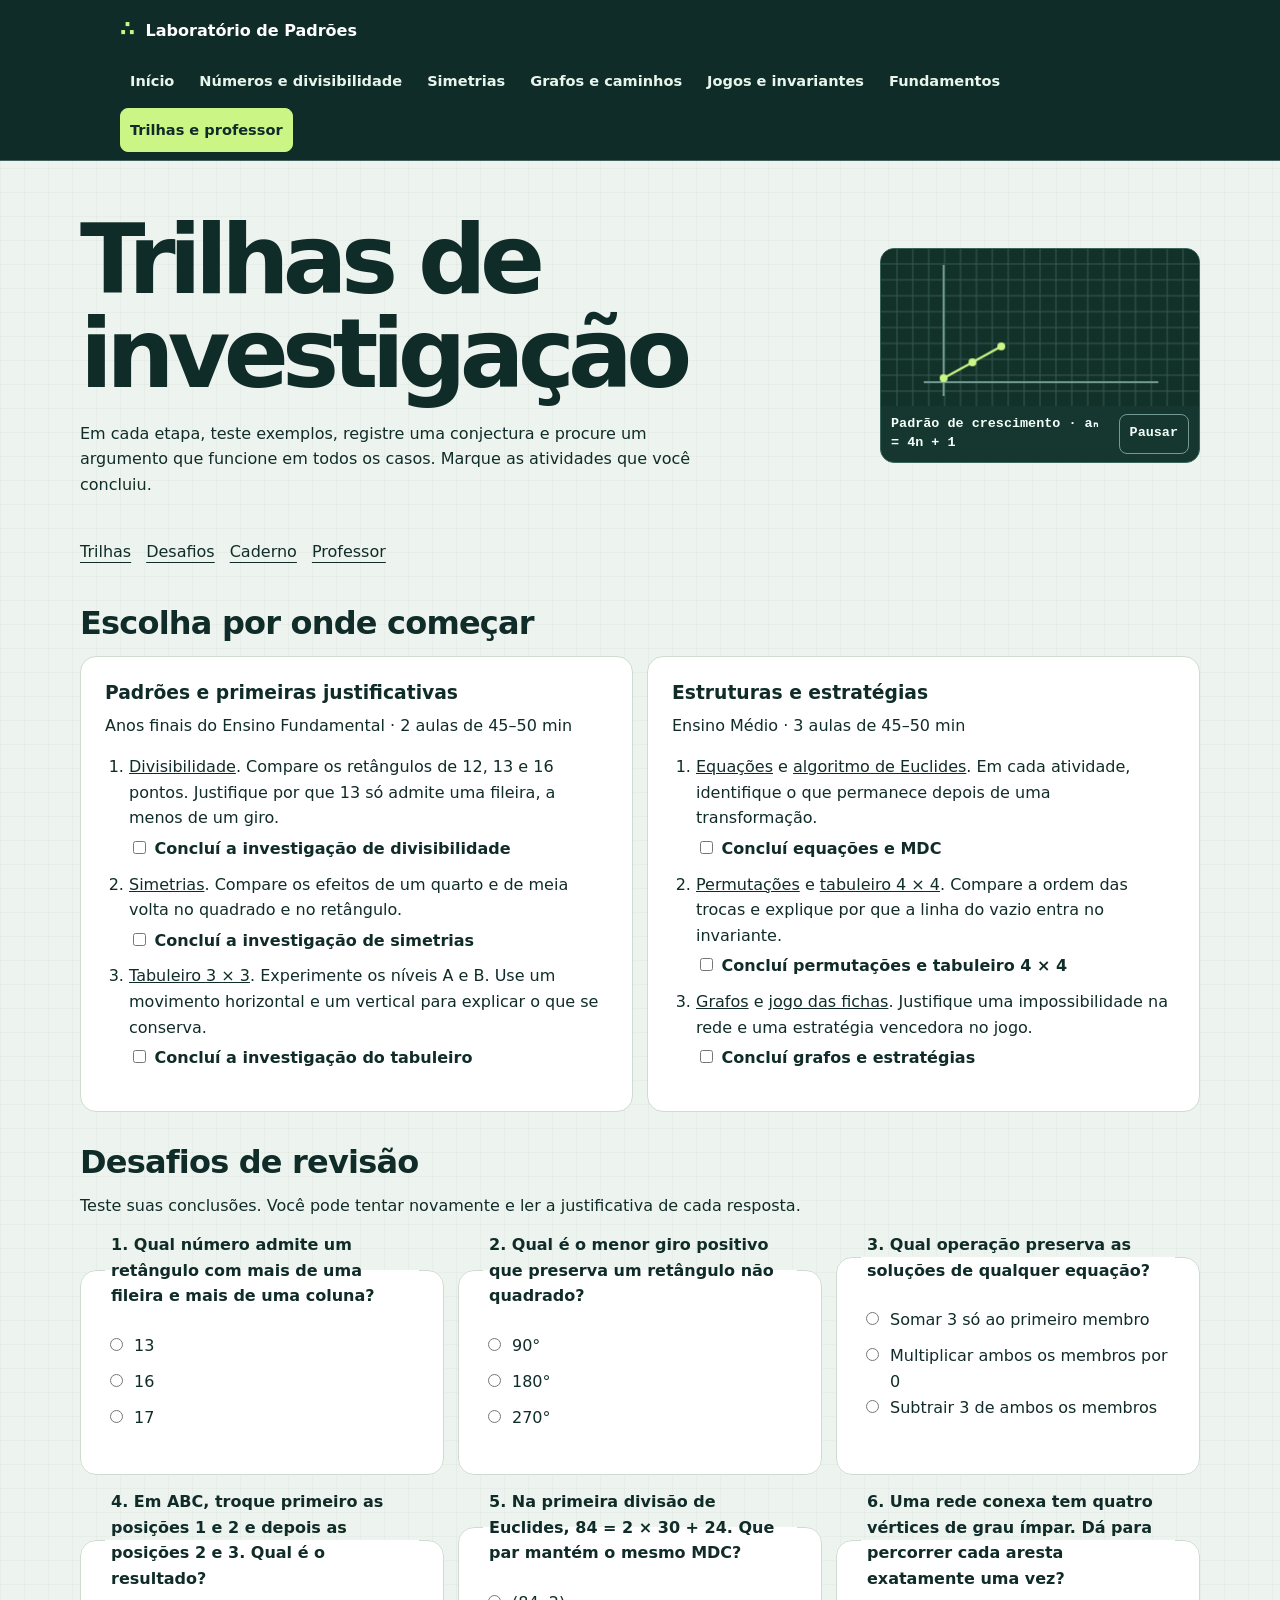
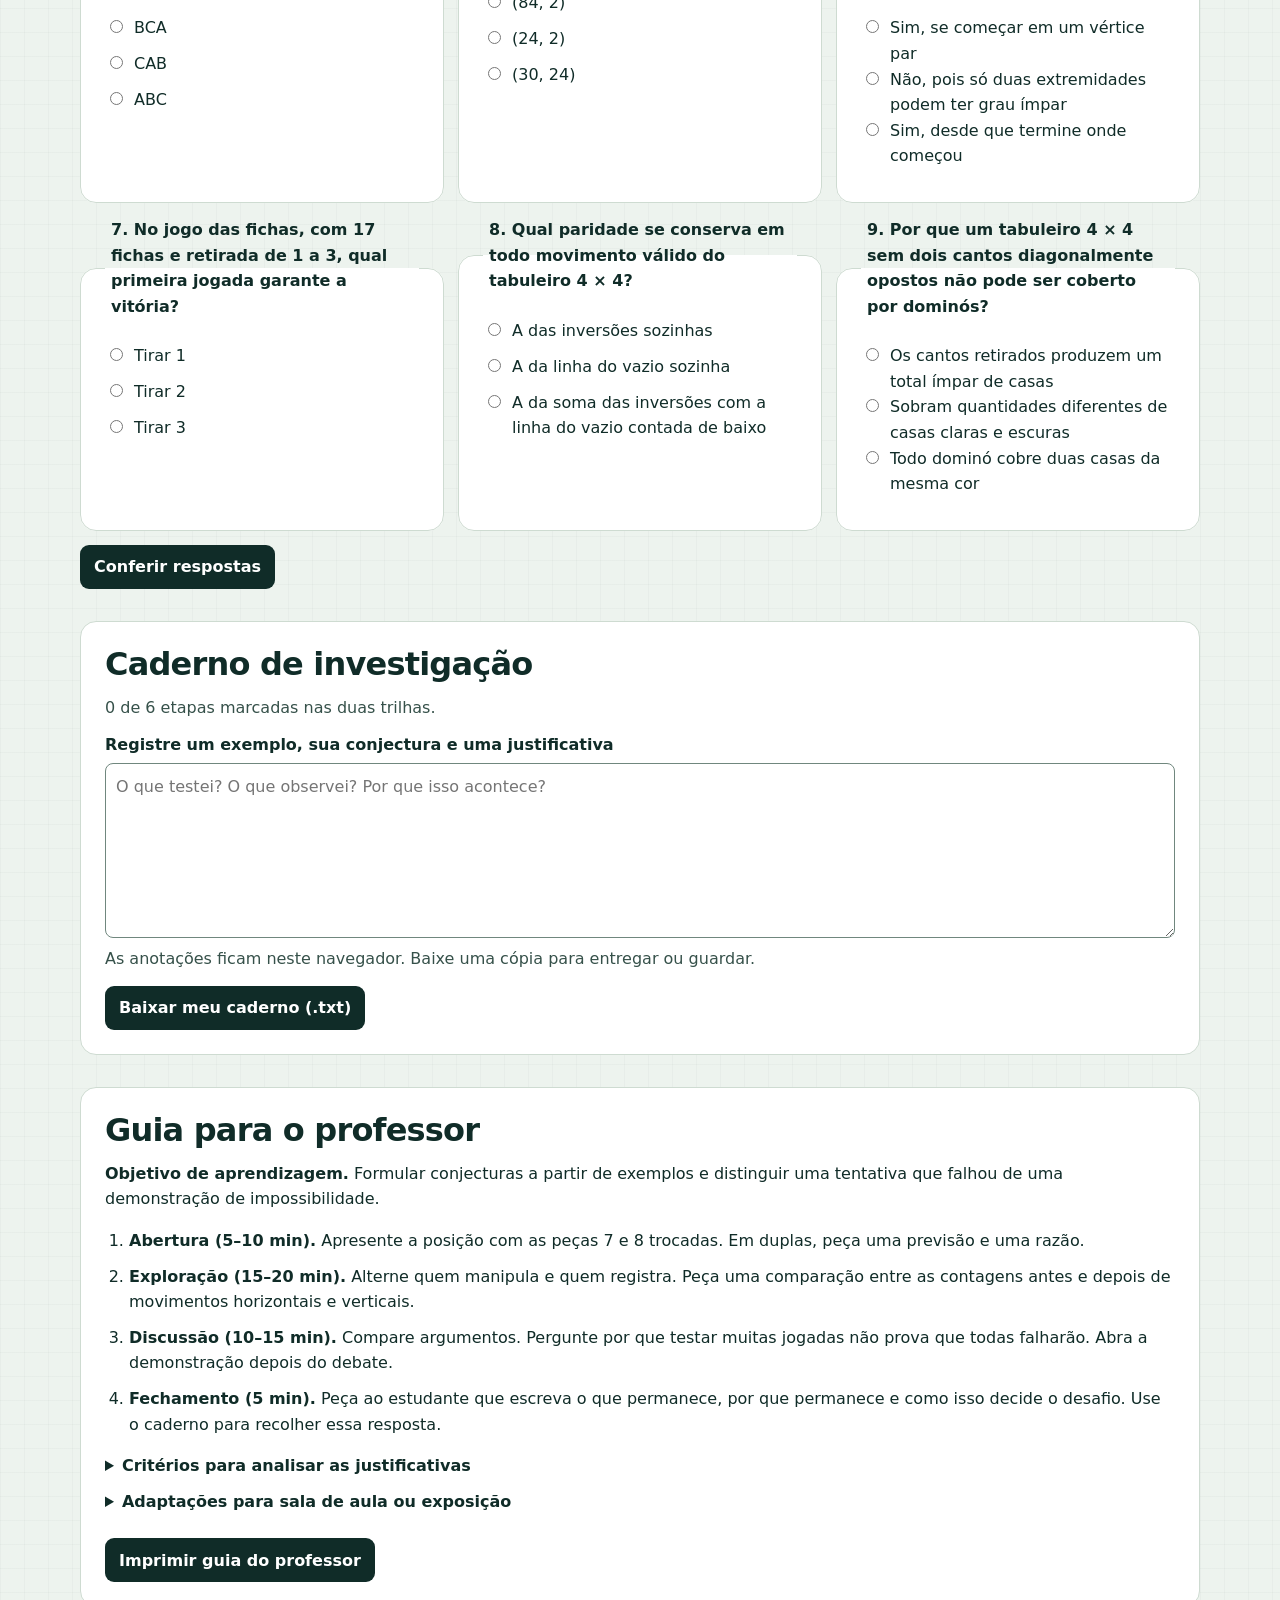
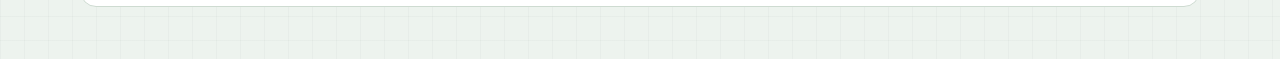
<file: trilhas.html>
<!doctype html>
<html lang="pt-BR">
<head>
<meta charset="utf-8">
<meta name="viewport" content="width=device-width, initial-scale=1">
<meta name="theme-color" content="#102c28">
<title>Trilhas e professor · Laboratório de Padrões</title>
<link rel="manifest" href="manifest.webmanifest">
<link rel="icon" href="icone-192.png" type="image/png">
<link rel="apple-touch-icon" href="icone-192.png">
<link rel="stylesheet" href="inicio.css">
<link rel="stylesheet" href="trilhas.css">
<script src="app.js" defer></script>
<script src="animacoes-dados.js" defer></script>
<script src="interface.js" defer></script>
<script src="trilhas.js" defer></script>
<link rel="stylesheet" href="interface.css">
</head>
<body>
<a class="skip" href="#conteudo">Ir para o conteúdo</a>
<header class="site-header">
<div class="site-brand-row">
<a class="site-brand" href="index.html"><span aria-hidden="true">∴</span> Laboratório de Padrões</a>
<button type="button" id="abrir-menu" aria-controls="menu-lateral" aria-expanded="false">Menu</button>
</div>
<div class="site-tab-row">
<nav class="modules site-tabs" id="navegacao" aria-label="Seções do laboratório">
<a href="index.html">Início</a>
<a href="explorar.html#numeros">Números e divisibilidade</a>
<a href="explorar.html#simetrias">Simetrias</a>
<a href="explorar.html#grafos">Grafos e caminhos</a>
<a href="jogos.html">Jogos e invariantes</a>
<a href="fundamentos.html">Fundamentos</a>
<a href="trilhas.html" aria-current="page">Trilhas e professor</a>
</nav>
</div>
<dialog id="menu-lateral" aria-labelledby="menu-titulo">
<form method="dialog"><strong id="menu-titulo">Seções do laboratório</strong><button type="submit" autofocus>Fechar</button></form>
<div class="destino-menu"></div>
</dialog>
</header>
<main id="conteudo" class="wrap">
<div class="math-heading"><div><h1>Trilhas de investigação</h1>
<p class="intro">Em cada etapa, teste exemplos, registre uma conjectura e procure um argumento que funcione em todos os casos. Marque as atividades que você concluiu.</p></div><figure class="math-figure" data-animation="trilhas">
<canvas width="320" height="158" aria-hidden="true"></canvas>
<figcaption><span>Padrão de crescimento · aₙ = 4n + 1</span><button type="button" aria-label="Animar ou pausar: Padrão de crescimento · aₙ = 4n + 1">Animar</button></figcaption>
</figure></div>
<nav class="section-links" aria-label="Nesta página"><a href="#percursos">Trilhas</a><a href="#desafios">Desafios</a><a href="#caderno">Caderno</a><a href="#professor">Professor</a></nav>
<section id="percursos" aria-labelledby="titulo-percursos">
<h2 id="titulo-percursos">Escolha por onde começar</h2>
<div class="routes">
<article class="panel">
<h3>Padrões e primeiras justificativas</h3>
<p>Anos finais do Ensino Fundamental · 2 aulas de 45–50 min</p>
<ol>
<li><a href="explorar.html#numeros">Divisibilidade</a>. Compare os retângulos de 12, 13 e 16 pontos. Justifique por que 13 só admite uma fileira, a menos de um giro. <label><input type="checkbox" data-progress="retangulos"> Concluí a investigação de divisibilidade</label></li>
<li><a href="explorar.html#simetrias">Simetrias</a>. Compare os efeitos de um quarto e de meia volta no quadrado e no retângulo. <label><input type="checkbox" data-progress="simetrias"> Concluí a investigação de simetrias</label></li>
<li><a href="jogos.html">Tabuleiro 3 × 3</a>. Experimente os níveis A e B. Use um movimento horizontal e um vertical para explicar o que se conserva. <label><input type="checkbox" data-progress="tabuleiro"> Concluí a investigação do tabuleiro</label></li>
</ol>
</article>
<article class="panel">
<h3>Estruturas e estratégias</h3>
<p>Ensino Médio · 3 aulas de 45–50 min</p>
<ol>
<li><a href="fundamentos.html#algebra">Equações</a> e <a href="fundamentos.html#numeros">algoritmo de Euclides</a>. Em cada atividade, identifique o que permanece depois de uma transformação. <label><input type="checkbox" data-progress="algebra"> Concluí equações e MDC</label></li>
<li><a href="fundamentos.html#grupos">Permutações</a> e <a href="jogos.html">tabuleiro 4 × 4</a>. Compare a ordem das trocas e explique por que a linha do vazio entra no invariante. <label><input type="checkbox" data-progress="grupos"> Concluí permutações e tabuleiro 4 × 4</label></li>
<li><a href="explorar.html#grafos">Grafos</a> e <a href="fundamentos.html#jogos">jogo das fichas</a>. Justifique uma impossibilidade na rede e uma estratégia vencedora no jogo. <label><input type="checkbox" data-progress="estrategias"> Concluí grafos e estratégias</label></li>
</ol>
</article>
</div>
</section>
<section id="desafios" aria-labelledby="titulo-desafios">
<h2 id="titulo-desafios">Desafios de revisão</h2>
<p>Teste suas conclusões. Você pode tentar novamente e ler a justificativa de cada resposta.</p>
<form id="review" class="review">
<div id="questions"></div>
<button type="submit" class="action">Conferir respostas</button>
<p id="review-result" role="status" tabindex="-1"></p>
</form>
<noscript>Ative o JavaScript para responder aos desafios e usar o caderno.</noscript>
</section>
<section id="caderno" class="panel" aria-labelledby="titulo-caderno">
<h2 id="titulo-caderno">Caderno de investigação</h2>
<p id="progress-summary" role="status"></p>
<label for="journal">Registre um exemplo, sua conjectura e uma justificativa</label>
<textarea id="journal" rows="6" placeholder="O que testei? O que observei? Por que isso acontece?"></textarea>
<p id="journal-status">As anotações ficam neste navegador. Baixe uma cópia para entregar ou guardar.</p>
<button type="button" id="download-notes" class="action">Baixar meu caderno (.txt)</button>
</section>
<section id="professor" class="panel" aria-labelledby="titulo-professor">
<h2 id="titulo-professor">Guia para o professor</h2>
<p><strong>Objetivo de aprendizagem.</strong> Formular conjecturas a partir de exemplos e distinguir uma tentativa que falhou de uma demonstração de impossibilidade.</p>
<ol>
<li><strong>Abertura (5–10 min).</strong> Apresente a posição com as peças 7 e 8 trocadas. Em duplas, peça uma previsão e uma razão.</li>
<li><strong>Exploração (15–20 min).</strong> Alterne quem manipula e quem registra. Peça uma comparação entre as contagens antes e depois de movimentos horizontais e verticais.</li>
<li><strong>Discussão (10–15 min).</strong> Compare argumentos. Pergunte por que testar muitas jogadas não prova que todas falharão. Abra a demonstração depois do debate.</li>
<li><strong>Fechamento (5 min).</strong> Peça ao estudante que escreva o que permanece, por que permanece e como isso decide o desafio. Use o caderno para recolher essa resposta.</li>
</ol>
<details><summary>Critérios para analisar as justificativas</summary>
<ul><li><strong>Inicial.</strong> Registra uma tentativa ou um exemplo.</li><li><strong>Em desenvolvimento.</strong> Identifica um padrão e explica pelo menos um tipo de movimento.</li><li><strong>Consolidado.</strong> Justifica todos os tipos de movimento e compara o valor do invariante inicial com o da meta.</li></ul>
</details>
<details><summary>Adaptações para sala de aula ou exposição</summary>
<p>Em sala, compare 3 × 3 e 4 × 4 como extensão. Em uma estação da EIMat, use o tabuleiro físico 3 × 3 para a tentativa inicial e o aplicativo para conferir as inversões. Sem conexão, abra o laboratório com antecedência e aguarde a confirmação de disponibilidade offline.</p>
</details>
<button type="button" id="print-guide" class="action">Imprimir guia do professor</button>
</section>
</main>
</body>
</html>
</file>
<file: inicio.css>
:root{color-scheme:light;--ink:#102c28;--surface:#edf3ee;--accent:#cbf686;--muted:#36514a;--line:#cedbd1;font:16px/1.6 system-ui,sans-serif;color:var(--ink);background:var(--surface)}
*{box-sizing:border-box}
body{margin:0}
a{color:inherit}
a:focus-visible{outline:3px solid #c65a0f;outline-offset:4px}
.skip{position:absolute;top:12px;left:12px;background:white;padding:10px;transform:translateY(-200%);z-index:1}
.skip:focus{transform:none}
.wrap{width:min(1120px,calc(100% - clamp(32px,8vw,80px)));margin-inline:auto}
header{background:var(--ink);color:white}
nav{display:flex;flex-wrap:wrap;gap:4px 20px}
nav a{display:inline-flex;min-height:44px;align-items:center;text-underline-offset:.3em}
main{padding-block:clamp(20px,5vw,52px)}
.hero{display:grid;grid-template-columns:minmax(0,1.5fr) minmax(0,1fr);gap:30px;align-items:center;background:var(--ink);color:#f6fff6;border-radius:26px;padding:clamp(24px,6vw,68px)}
.eyebrow{color:var(--accent);font-weight:750;margin:0 0 14px}
h1{font-size:clamp(2.5rem,7.5vw,6rem);letter-spacing:-.07em;line-height:.98;margin:0 0 20px}
h2{font-size:clamp(1.35rem,3vw,2rem);line-height:1.15;margin:0 0 12px;letter-spacing:-.025em}
p{margin:0}
.lead{max-width:45ch;font-size:clamp(1rem,2vw,1.2rem)}
.primary{display:inline-flex;align-items:center;min-height:46px;margin-top:24px;padding:10px 16px;border-radius:10px;background:var(--accent);color:var(--ink);font-weight:800;text-decoration:none}
.primary:hover{text-decoration:underline}
.module-grid{display:grid;grid-template-columns:repeat(auto-fit,minmax(min(100%,265px),1fr));gap:14px}
.module{display:grid;align-content:start;gap:6px;padding:18px;background:white;border:1px solid var(--line);border-radius:14px;text-decoration:none}
.module strong{font-size:1.125rem}
.module:hover{border-color:#527d6b;background:#f6fbef}
.module:hover strong{text-decoration:underline}
button.primary{cursor:pointer;border:0;font:inherit;font-weight:800}
button[hidden]{display:none}
button:focus-visible{outline:3px solid #c65a0f;outline-offset:4px}
.offline-status{margin-top:10px}
</file>
<file: interface.css>
:root{--lab-ink:#102c28;--lab-green:#cbf686;--lab-line:#cedbd1}
body{background-image:linear-gradient(#24483d08 1px,transparent 1px),linear-gradient(90deg,#24483d08 1px,transparent 1px);background-size:24px 24px}
.site-header{background:var(--lab-ink);color:white;border-bottom:1px solid #43615a}
.site-header .site-brand-row,.site-header .site-tab-row{max-width:1120px;margin:auto;padding:12px clamp(16px,4vw,40px);font-weight:inherit}
.site-header .site-brand-row{display:flex;justify-content:space-between;align-items:center;gap:12px}
.site-header .site-tab-row{padding-top:0;padding-bottom:8px}
.site-brand{color:white;text-decoration:none;font-weight:800}
.site-header .site-brand span{color:var(--lab-green);font-size:1.35em;margin-right:6px}
.site-header .site-tabs{display:flex;flex-wrap:wrap;gap:5px;margin:0;padding:0;border:0}
.site-header .site-tabs a{background:transparent;color:#e8f5ec;border:1px solid transparent;border-radius:8px;min-height:44px;padding:5px 9px;font-size:.91rem;font-weight:650;text-decoration:none}
.site-header .site-tabs a:hover{background:#284b42;color:white;text-decoration:none}
.site-header .site-tabs a[aria-current="page"]{background:var(--lab-green);color:var(--lab-ink);border-color:var(--lab-green)}
.site-header button,.math-figure button{font:inherit;font-weight:700;min-height:40px;padding:5px 10px;border:1px solid #719a92;border-radius:8px;background:transparent;color:#f4fff8;cursor:pointer}
#abrir-menu,#menu-lateral:not([open]){display:none}
#menu-lateral{position:fixed;inset:0 auto 0 0;margin:0;width:min(88vw,350px);max-width:none;height:100%;max-height:none;padding:16px;border:0;background:var(--lab-ink);color:white;overflow:auto}
#menu-lateral::backdrop{background:#071b17b3}
#menu-lateral form{display:flex;align-items:center;justify-content:space-between;gap:8px;margin-bottom:14px}
.site-header #menu-lateral .destino-menu{padding:0;margin:0}
#menu-lateral .site-tabs{flex-direction:column}
#menu-lateral .site-tabs a{width:100%}
a:focus-visible,.site-header button:focus-visible,.math-figure button:focus-visible,.home-panel summary:focus-visible{outline:3px solid #d97724;outline-offset:3px}
.skip{position:absolute;top:8px;left:8px;background:white;color:var(--lab-ink);padding:8px;transform:translateY(-170%);z-index:5}
.skip:focus{transform:none}
.math-heading{display:grid;grid-template-columns:minmax(0,1fr) minmax(215px,320px);align-items:center;gap:24px;margin:0 0 clamp(20px,4vw,32px)}
.math-heading .intro{margin-bottom:0}
.math-figure{margin:0;width:100%;min-width:0;background:#15372f;color:#f3fff8;border-radius:14px;overflow:hidden;border:1px solid #3b655b}
.math-figure canvas{width:100%;height:auto;display:block;border-radius:0;background:#123229}
.math-figure figcaption{margin:0;padding:8px 10px;display:flex;justify-content:space-between;align-items:center;gap:8px;font:650 .84rem/1.35 ui-monospace,Consolas,monospace}
.site-header .site-brand-row span{margin-inline-end:5px}
.hero{padding:clamp(23px,5vw,50px);grid-template-columns:minmax(0,1.4fr) minmax(0,1fr)}
.hero h1{font-size:clamp(2.35rem,6vw,4.7rem);max-width:12ch}
.home-actions{display:flex;align-items:center;flex-wrap:wrap;gap:12px 18px;margin-top:18px}
.home-actions .primary{margin-top:0}
.home-panel{margin:12px 0 0;padding:0;background:white;border:1px solid var(--lab-line);border-radius:13px;scroll-margin-top:16px}
.home-panel summary{padding:12px 16px;min-height:44px;cursor:pointer;font-weight:750}
.home-panel summary::marker{color:#397255}
.home-panel-body{padding:4px 16px 16px}
.site-footer{display:grid;grid-template-columns:minmax(170px,1fr) minmax(0,2fr);gap:20px;padding:24px 0 34px;border-top:1px solid var(--lab-line);color:#36514a;font-size:.9rem}
.site-footer h2{font-size:1rem;color:var(--lab-ink);margin:0 0 6px}
.section-links{display:flex;gap:7px 15px;flex-wrap:wrap}
@media(max-width:840px){.com-menu #abrir-menu{display:inline-block}.com-menu .site-header .site-tab-row{display:none}}
@media(max-width:620px){.math-heading,.hero,.site-footer{grid-template-columns:1fr;gap:12px}.math-figure{max-width:320px}.hero .math-figure{max-width:270px}}
@media print{.site-header,.site-footer,.math-heading,.section-links,.skip{display:none!important}}
</file>
<file: laboratorio.css>
.modules{display:flex;flex-wrap:wrap;gap:8px;margin-bottom:24px;border:0;padding:0}
.modules a{display:inline-flex;align-items:center;min-height:44px;padding:7px 12px;background:white;color:#173c35;border:1px solid #a5b8ad;border-radius:10px;text-decoration:none;font-weight:700}
.modules a[aria-current=page]{background:#173c35;color:white}
.modules a:hover{text-decoration:underline}
.modules a:focus-visible{outline:3px solid #cc680f;outline-offset:3px}
.experiment{display:grid;gap:16px}
.experiment label{margin:0}
select,input[type=number]{font:inherit;border:1px solid #758b80;border-radius:8px;padding:7px;color:#102522;background:white}
input[type=number]{width:6em}
.points{display:grid;justify-content:start;gap:clamp(3px,1vw,8px);padding:14px;background:#0d2723;border-radius:12px}
.dot{display:block;width:clamp(5px,1.5vw,14px);aspect-ratio:1;background:#cbf686;border-radius:50%}
.dot.extra{background:#ffc18a}
.comparison{display:grid;grid-template-columns:1fr 1fr;gap:12px}
figure{margin:0;min-width:0}
canvas{display:block;width:100%;height:auto;border-radius:12px;background:#0d2723}
figcaption{margin-top:5px}
.experiment .status{min-height:0;margin:0}
.dot{width:100%;max-width:14px}
#board button{min-width:0;font-size:clamp(1rem,4.6vw,2rem)}
.lab-grid{display:grid;grid-template-columns:repeat(auto-fit,minmax(min(100%,390px),1fr));gap:20px;align-items:start}.lab-grid h2,.lab-grid p,.lab-grid ol{margin:0}.display{display:block;background:#eaf5d8;border-radius:10px;padding:10px 14px;font-weight:750;font-variant-numeric:tabular-nums}.lab-grid a{color:#164b3c}
#domino-board{display:grid;gap:3px;width:min(100%,300px)}
#domino-board button{padding:0;min-height:0;aspect-ratio:1;border-radius:5px}
#domino-board .light{background:#f0eed5;color:#152b23}
#domino-board .dark{background:#22483e;color:white}
#domino-board .removed{visibility:hidden}
#domino-board .covered{background:#a3d875;color:#162414;opacity:1}
#domino-board [aria-pressed=true]{outline:3px solid #bc5a00;outline-offset:-4px}
#board[data-size="6"],#board[data-size="7"],#board[data-size="8"],#board[data-size="9"]{gap:clamp(2px,.65vw,5px);padding:clamp(5px,1vw,10px);max-width:440px}
#board[data-size="6"] .tile,#board[data-size="7"] .tile,#board[data-size="8"] .tile,#board[data-size="9"] .tile{border-radius:5px;font-size:clamp(.7rem,2.6vw,1.15rem);line-height:1}
#minimos{overflow-wrap:anywhere}
#minimos li{margin-top:8px}
</file>
<file: trilhas.css>
main>h1{font-size:clamp(2.3rem,6vw,4.5rem)}
main>section{margin-top:32px;scroll-margin-top:18px}
.intro{max-width:64ch}
.routes,.review #questions{display:grid;grid-template-columns:repeat(auto-fit,minmax(min(100%,340px),1fr));gap:14px;margin-top:14px}
.panel,fieldset{background:#fff;border:1px solid var(--line);border-radius:16px;padding:clamp(14px,3vw,24px)}
h3{margin:0 0 8px;line-height:1.25}
li+li{margin-top:10px}
ol,ul{padding-inline-start:1.5em}
label{display:block}
.routes label{margin-top:5px;font-weight:650}
.review fieldset{min-inline-size:0;margin:0}
.review legend{font-weight:750;padding-inline:6px}
.review label{display:flex;align-items:baseline;gap:8px;min-height:36px}
input{accent-color:#245743}
textarea{display:block;width:100%;resize:vertical;margin-block:5px 8px;padding:10px;border:1px solid #70877e;border-radius:8px;font:inherit}
textarea:focus-visible,button:focus-visible,input:focus-visible,summary:focus-visible{outline:3px solid #c65a0f;outline-offset:3px}
.action{margin-top:14px;min-height:44px;padding:8px 14px;border:0;border-radius:9px;background:var(--ink);color:white;font:inherit;font-weight:750;cursor:pointer}
#progress-summary,#journal-status{color:var(--muted)}
#caderno label{margin-top:12px;font-weight:750}
.feedback{margin-top:9px;font-weight:650}
#review-result{margin-top:10px}
details{margin-block:10px}
summary{cursor:pointer;font-weight:750}
@media print{header,.skip,main>h1,main>.intro,main>section:not(#professor),#print-guide{display:none!important}.wrap{width:100%}main{padding:0}#professor{margin:0;border:0;padding:0}body,:root{background:white;color:black}}
</file>
